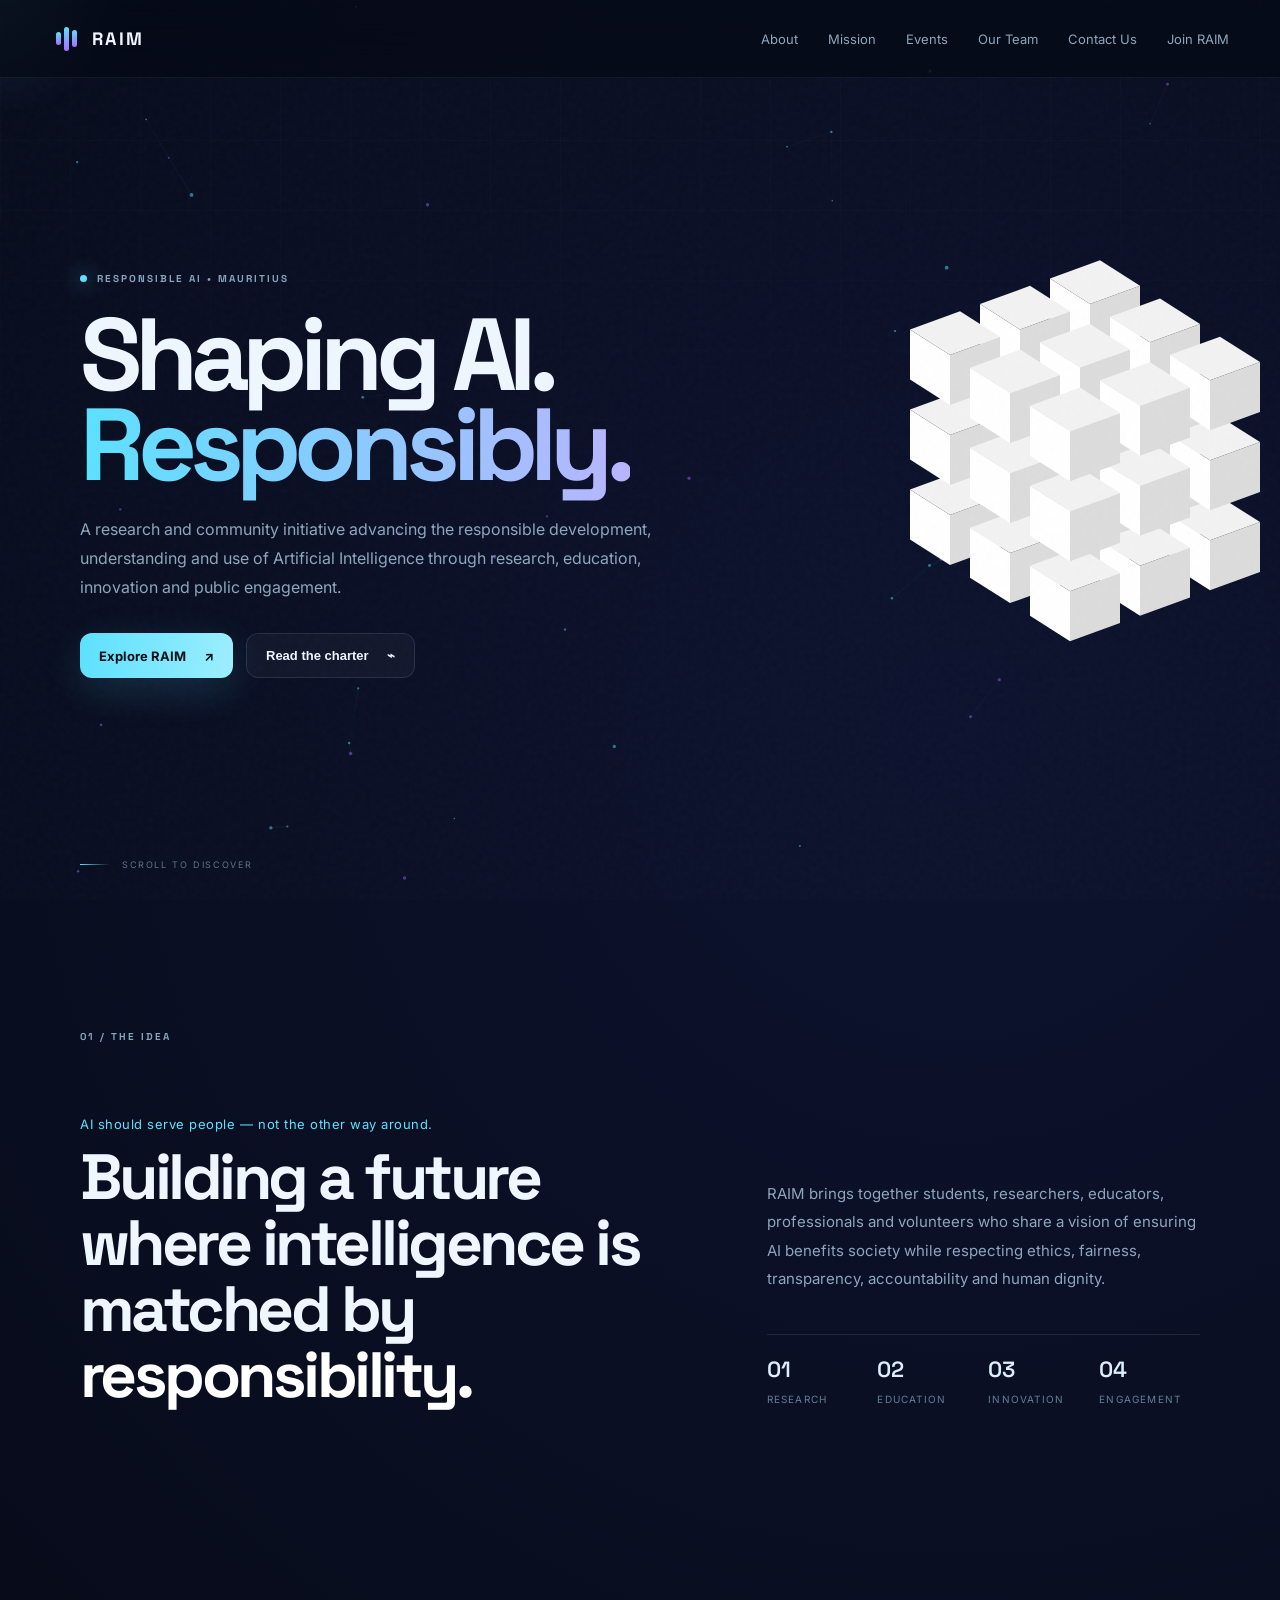
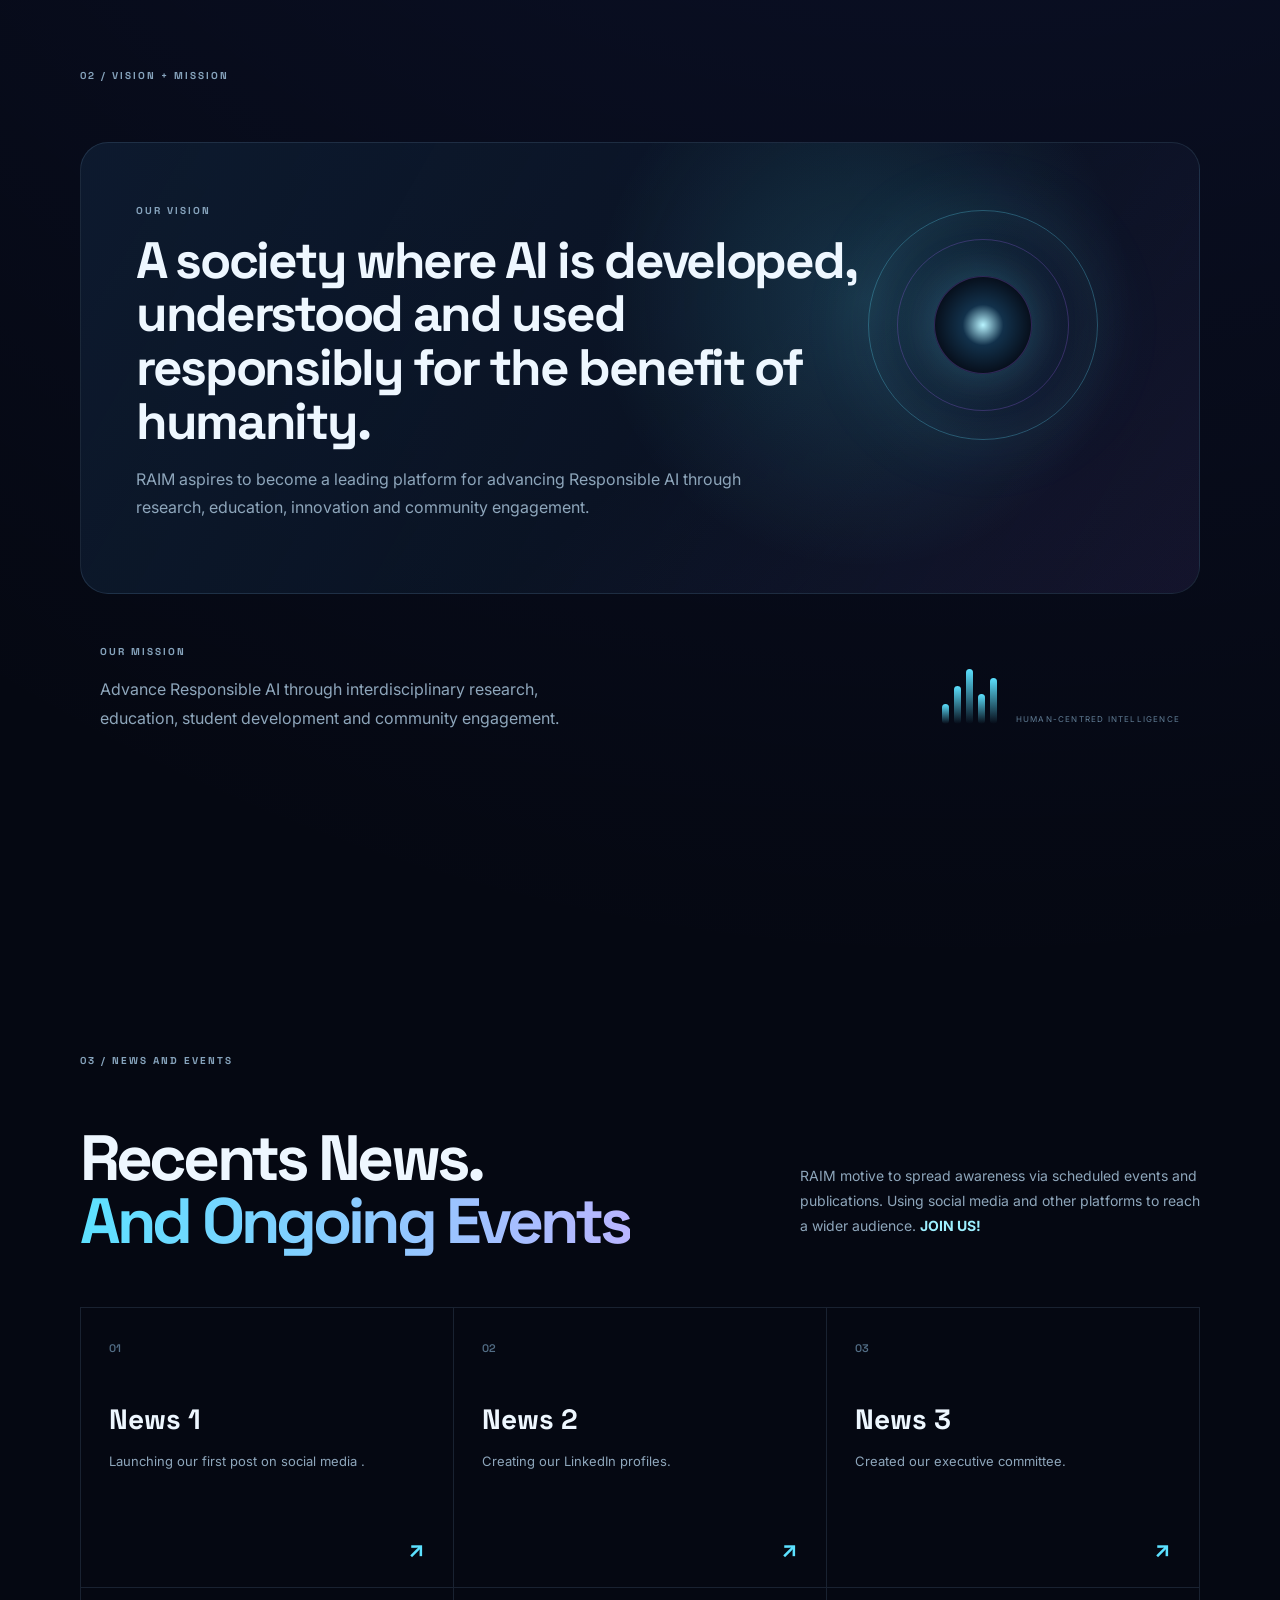
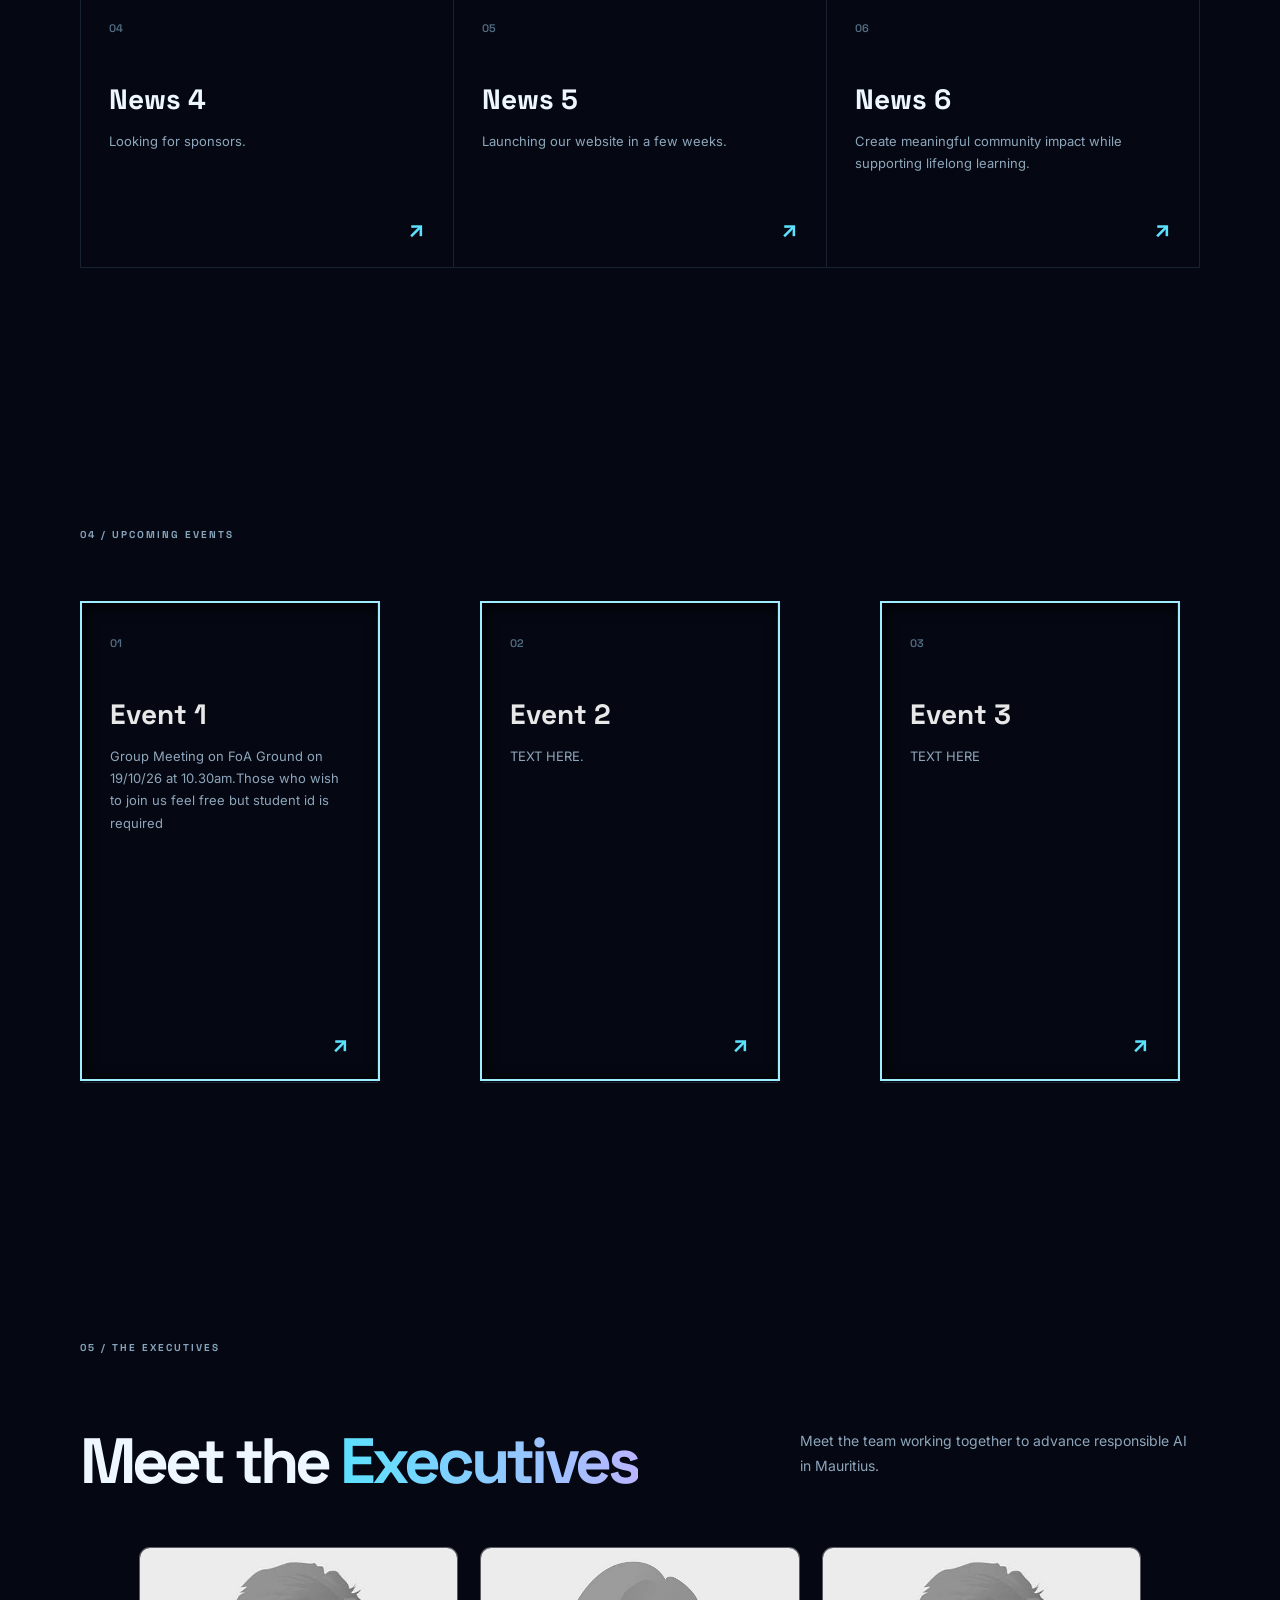
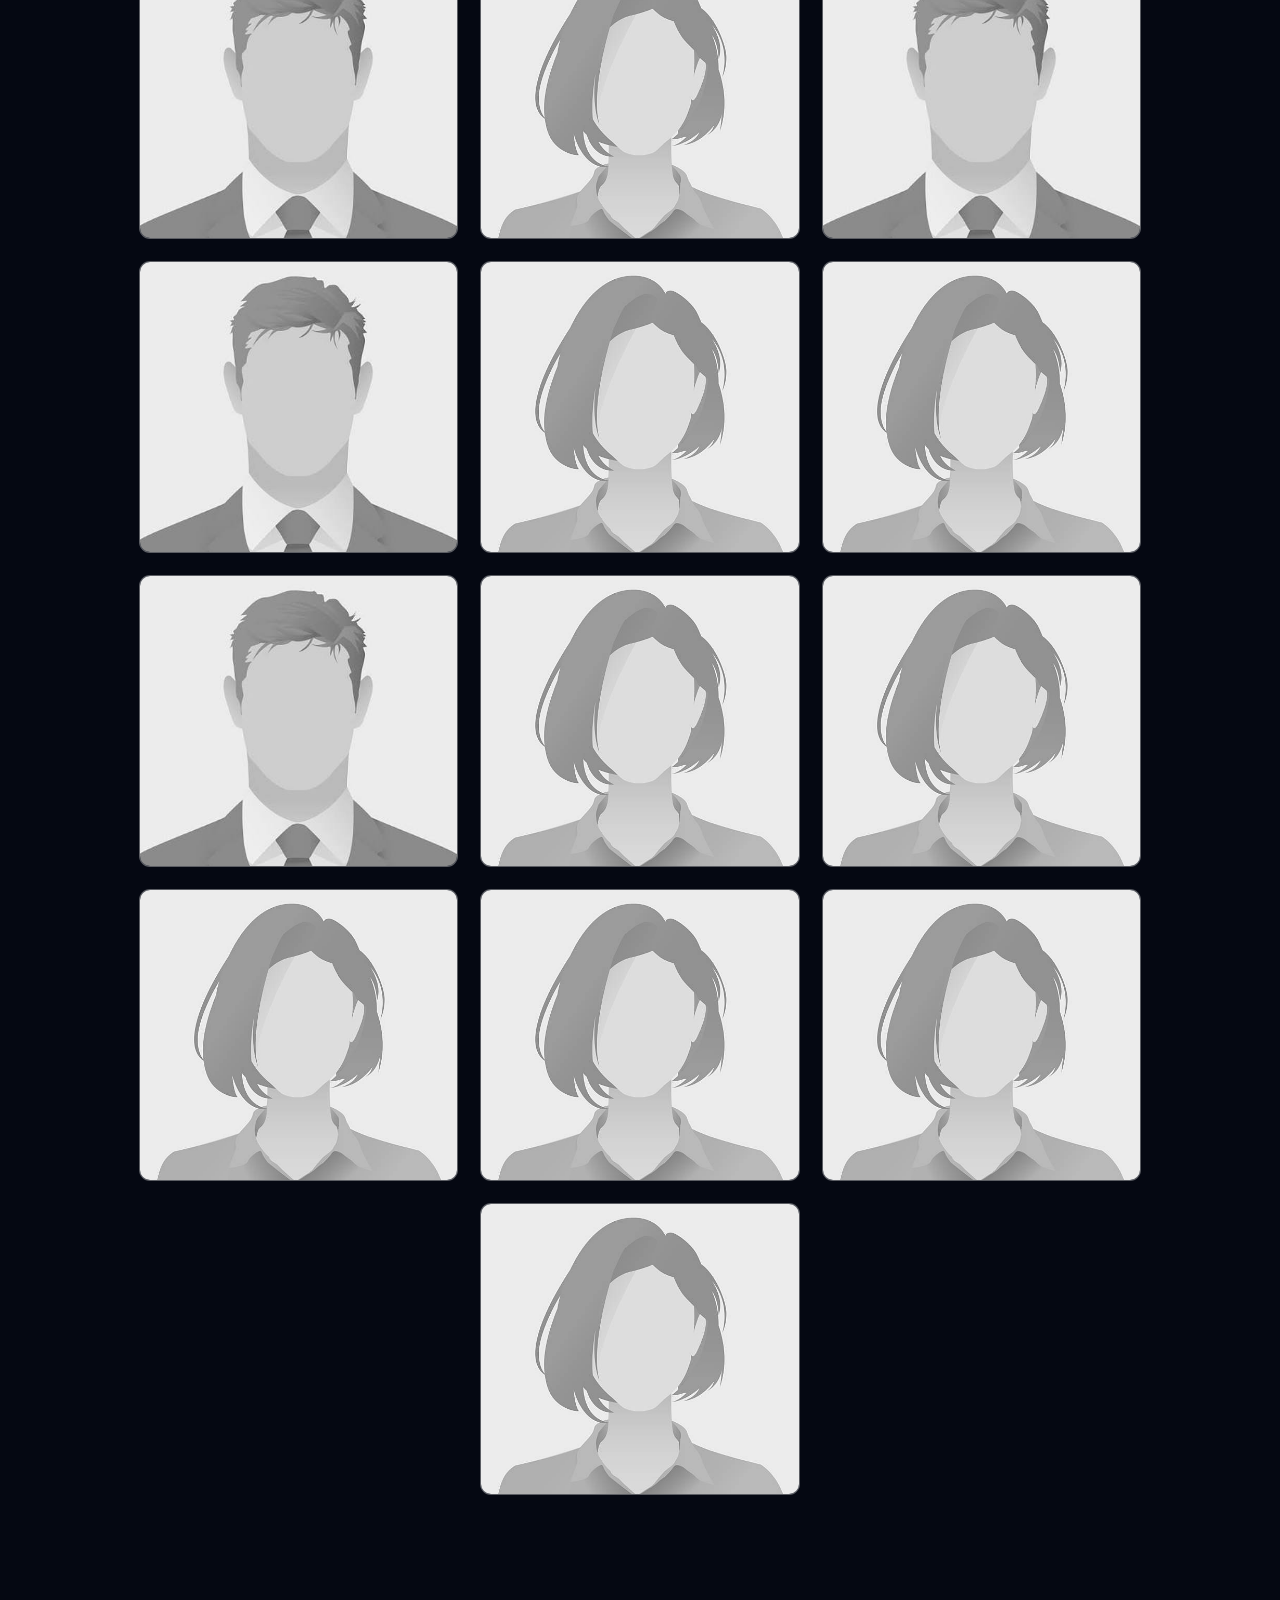
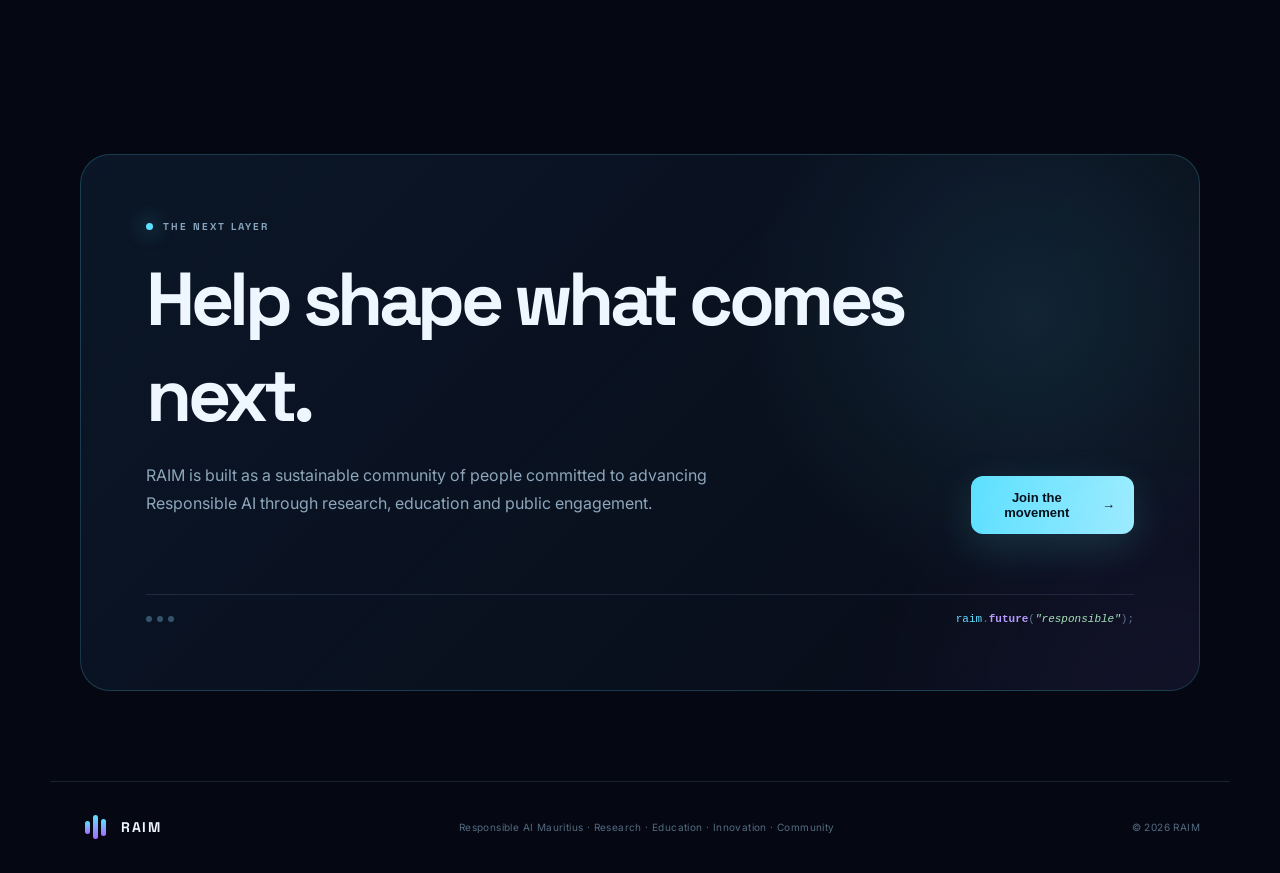
<file: index.html>
<!DOCTYPE html>
<html lang="en">
<head>
  <meta charset="UTF-8" />
  <meta name="viewport" content="width=device-width, initial-scale=1.0" />
  <meta name="description" content="Responsible AI Mauritius — research, education, innovation and community engagement for responsible AI." />
  <title>RAIM — Responsible AI Mauritius</title>
  <link rel="preconnect" href="https://fonts.googleapis.com">
  <link rel="preconnect" href="https://fonts.gstatic.com" crossorigin>
  <link href="https://fonts.googleapis.com/css2?family=Inter:wght@400;500;600;700;800&family=Space+Grotesk:wght@500;600;700&display=swap" rel="stylesheet">
  <link rel="stylesheet" href="style.css" />
</head>
<body>
  <div class="cursor-glow" aria-hidden="true"></div>
  <div class="noise" aria-hidden="true"></div>

  <header class="nav">
    <a class="brand" href="#home" aria-label="RAIM home">
      <span class="brand-mark"><span></span><span></span><span></span></span>
      <span>RAIM</span>
    </a>
    <button class="menu-btn" aria-label="Open menu"><span></span><span></span></button>
    <nav>
      <a href="#about">About</a>
      <a href="#mission">Mission</a>
      <a href="#pillars">Events</a>
      <a href="#community">Our Team</a>
      <a href="contact.html">Contact Us</a>
      <a href="#join">Join RAIM</a>
    </nav>
  </header>

  <main>
    <section class="hero" id="home">
      <canvas id="aiCanvas"></canvas>
      <div class="hero-content reveal">
        <div class="eyebrow"><i></i> RESPONSIBLE AI • MAURITIUS</div>
        <h1>Shaping AI.<br><span>Responsibly.</span></h1>
        <p class="hero-copy">
          A research and community initiative advancing the responsible development,
          understanding and use of Artificial Intelligence through research, education,
          innovation and public engagement.
        </p>
        <div class="hero-actions">
          <a class="btn btn-primary magnetic" href="#about">Explore RAIM <span>↗</span></a>
          <button class="btn btn-ghost" id="charterBtn">Read the charter <span>⌁</span></button>
        </div>
      </div>

<!-- Rubik's Cube --> 
<div class="container">
  <div class="cube">
    <div style="--x:-1; --y:0;">
      <span style="--i:3;"></span>
      <span style="--i:2;"></span>
      <span style="--i:1;"></span>
    </div>
    <div style="--x:0; --y:0;">
      <span style="--i:3;"></span>
      <span style="--i:2;"></span>
      <span style="--i:1;"></span>
    </div>
    <div style="--x:1; --y:0;">
      <span style="--i:3;"></span>
      <span style="--i:2;"></span>
      <span style="--i:1;"></span>
    </div>
  </div>
  <div class="cube">
    <div style="--x:-1; --y:0;">
      <span style="--i:3;"></span>
      <span style="--i:2;"></span>
      <span style="--i:1;"></span>
    </div>
    <div style="--x:0; --y:0;">
      <span style="--i:3;"></span>
      <span style="--i:2;"></span>
      <span style="--i:1;"></span>
    </div>
    <div style="--x:1; --y:0;">
      <span style="--i:3;"></span>
      <span style="--i:2;"></span>
      <span style="--i:1;"></span>
    </div>
  </div>
  <div class="cube">
    <div style="--x:-1; --y:0;">
      <span style="--i:3;"></span>
      <span style="--i:2;"></span>
      <span style="--i:1;"></span>
    </div>
    <div style="--x:0; --y:0;">
      <span style="--i:3;"></span>
      <span style="--i:2;"></span>
      <span style="--i:1;"></span>
    </div>
    <div style="--x:1; --y:0;">
      <span style="--i:3;"></span>
      <span style="--i:2;"></span>
      <span style="--i:1;"></span>
    </div>
  </div>
</div>



      <div class="scroll-cue"><span></span> SCROLL TO DISCOVER</div>
    </section>

    <section class="intro section" id="about">
      <div class="section-label">01 / THE IDEA</div>
      <div class="intro-grid">
        <div class="reveal">
          <p class="kicker">AI should serve people — not the other way around.</p>
          <h2>Building a future where intelligence is matched by <em>responsibility.</em></h2>
        </div>
        <div class="intro-text reveal">
          <p>
            RAIM brings together students, researchers, educators, professionals and
            volunteers who share a vision of ensuring AI benefits society while respecting
            ethics, fairness, transparency, accountability and human dignity.
          </p>
          <div class="stat-row">
            <div><strong>01</strong><span>Research</span></div>
            <div><strong>02</strong><span>Education</span></div>
            <div><strong>03</strong><span>Innovation</span></div>
            <div><strong>04</strong><span>Engagement</span></div>
          </div>
        </div>
      </div>
    </section>

    <section class="mission section" id="mission">
      <div class="section-label">02 / VISION + MISSION</div>
      <div class="mission-card reveal">
        <div class="mission-orb"></div>
        <div class="mission-copy">
          <span class="mini-label">OUR VISION</span>
          <h2>A society where AI is developed, understood and used responsibly for the benefit of humanity.</h2>
          <p>RAIM aspires to become a leading platform for advancing Responsible AI through research, education, innovation and community engagement.</p>
        </div>
      </div>
      <div class="mission-bottom reveal">
        <div>
          <span class="mini-label">OUR MISSION</span>
          <p>Advance Responsible AI through interdisciplinary research, education, student development and community engagement.</p>
        </div>
        <div class="signal">
          <span></span><span></span><span></span><span></span><span></span>
          <small>HUMAN-CENTRED INTELLIGENCE</small>
        </div>
      </div>
    </section>

    <section class="pillars section" id="pillars">
      <div class="section-label">03 / NEWS AND EVENTS</div>
      <div class="section-head reveal">
        <h2>Recents News.<br><span>And Ongoing Events</span></h2>
        <p>RAIM motive to spread awareness via scheduled events and publications. Using social media and other platforms to reach a wider audience. <strong style = "color:#9defff;">JOIN US!</strong></p>
      </div>
      <div class="pillar-grid">
        <article class="pillar reveal"><span>01</span><h3>News 1</h3><p>Launching our first post on social media .</p><b>↗</b></article>
        <article class="pillar reveal"><span>02</span><h3>News 2</h3><p>Creating our LinkedIn profiles.</p><b>↗</b></article>
        <article class="pillar reveal"><span>03</span><h3>News 3</h3><p>Created our executive committee.</p><b>↗</b></article>
        <article class="pillar reveal"><span>04</span><h3>News 4</h3><p>Looking for sponsors.</p><b>↗</b></article>
        <article class="pillar reveal"><span>05</span><h3>News 5</h3><p>Launching our website in a few weeks.</p><b>↗</b></article>
        <article class="pillar reveal"><span>06</span><h3>News 6</h3><p>Create meaningful community impact while supporting lifelong learning.</p><b>↗</b></article>
      </div>
    </section>


    <section class="values section">
      <div class="section-label">04 / UPCOMING EVENTS</div>
      <!-- From Uiverse.io by Yaseen549 --> 
      <div class="events-row">
          <div
           class="cardI">
           <article class="Event"><span>01</span><h3>Event 1</h3><p>Group Meeting on FoA Ground on 19/10/26 at 10.30am.Those who wish to join us feel free but student id is required</p><b>↗</b></article>
         </div>
         <div
           class="cardII">
           <article class="Event"><span>02</span><h3>Event 2</h3><p>TEXT HERE.</p><b>↗</b></article>
         </div>
         <div
           class="cardIII">
           <article class="Event"><span>03</span><h3>Event 3</h3><p>TEXT HERE</p><b>↗</b></article>
         </div>
      </div>
    </section>

    <section class="ecosystem section" id="community">
      <div class="section-label">05 / THE EXECUTIVES</div>
      <div class="section-head reveal">
        <h2>Meet the <span>Executives</span></h2>
        <p>Meet the team working together to advance responsible AI in Mauritius.</p>
      </div>

      <div class="executives-grid" aria-label="RAIM executive committee">
        <article class="executive-card card1" tabindex="0">
          <img src="Photos/president.jpg" alt="Wayne Meetoo" loading="lazy">
          <div class="executive-card__content card1__content">
            <p class="executive-card__title card1__title">Wayne Meetoo</p>
            <p class="executive-card__description card1__description">President</p>
          </div>
        </article>

        <article class="executive-card card2" tabindex="0">
          <img src="Photos/vice-president.jpg" alt="Sasha Boojhowon" loading="lazy">
          <div class="executive-card__content card2__content">
            <p class="executive-card__title card2__title">Sasha Boojhowon</p>
            <p class="executive-card__description card2__description">Vice President</p>
          </div>
        </article>

        <article class="executive-card card3" tabindex="0">
          <img src="Photos/Secretary.jpg" alt="Zaheer Dhoorundur" loading="lazy">
          <div class="executive-card__content card3__content">
            <p class="executive-card__title card3__title">Zaheer Dhoorundur</p>
            <p class="executive-card__description card3__description">Secretary</p>
          </div>
        </article>

        <article class="executive-card card4" tabindex="0">
          <img src="Photos/vice-secretary.jpg" alt="Dylan Sambiah" loading="lazy">
          <div class="executive-card__content card4__content">
            <p class="executive-card__title card4__title">Dylan Sambiah</p>
            <p class="executive-card__description card4__description">Vice Secretary</p>
          </div>
        </article>

        <article class="executive-card card5" tabindex="0">
          <img src="Photos/treasurer.jpg" alt="Sonia Doorgah" loading="lazy">
          <div class="executive-card__content card5__content">
            <p class="executive-card__title card5__title">Sonia Doorgah</p>
            <p class="executive-card__description card5__description">Treasurer</p>
          </div>
        </article>

        <article class="executive-card card6" tabindex="0">
          <img src="Photos/vice-treasurer.jpg" alt="Iteesha Ghoorah" loading="lazy">
          <div class="executive-card__content card6__content">
            <p class="executive-card__title card6__title">Iteesha Ghoorah</p>
            <p class="executive-card__description card6__description">Vice Treasurer</p>
          </div>
        </article>

        <article class="executive-card card7" tabindex="0">
          <img src="Photos/director-of-research.jpg" alt="Director of Research" loading="lazy">
          <div class="executive-card__content card7__content">
            <p class="executive-card__title card7__title">TBD</p>
            <p class="executive-card__description card7__description">Director of Research</p>
          </div>
        </article>

        <article class="executive-card card8" tabindex="0">
          <img src="Photos/vice-director-of-research.jpg" alt="Vice Director of Research" loading="lazy">
          <div class="executive-card__content card8__content">
            <p class="executive-card__title card8__title">TBD</p>
            <p class="executive-card__description card8__description">Vice Director of Research</p>
          </div>
        </article>

        <article class="executive-card card9" tabindex="0">
          <img src="Photos/director-of-edu&community.jpg" alt="Khileshwari Maudhoo" loading="lazy">
          <div class="executive-card__content card9__content">
            <p class="executive-card__title card9__title">Khileshwari Maudhoo</p>
            <p class="executive-card__description card9__description">Director of Education &amp; Community Engagement</p>
          </div>
        </article>

        <article class="executive-card card10" tabindex="0">
          <img src="Photos/vice-director-of-edu&community.jpg" alt="Marie Gwanaëlle Kimberley César" loading="lazy">
          <div class="executive-card__content card10__content">
            <p class="executive-card__title card10__title">Marie Gwanaëlle Kimberley César</p>
            <p class="executive-card__description card10__description">Vice Director of Education &amp; Community Engagement</p>
          </div>
        </article>

        <article class="executive-card card11" tabindex="0">
          <img src="Photos/director-of-communication.jpg" alt="Yusraa Domun" loading="lazy">
          <div class="executive-card__content card11__content">
            <p class="executive-card__title card11__title">Yusraa Domun</p>
            <p class="executive-card__description card11__description">Director of Communication</p>
          </div>
        </article>

        <article class="executive-card card12" tabindex="0">
          <img src="Photos/vice-director-of-communication.jpg" alt="Veeksha Dosooye" loading="lazy">
          <div class="executive-card__content card12__content">
            <p class="executive-card__title card12__title">Veeksha Dosooye</p>
            <p class="executive-card__description card12__description">Vice Director of Communication</p>
          </div>
        </article>

        <article class="executive-card card13" tabindex="0">
          <img src="Photos/founder-of-RAIM.jpg" alt="Baby Gobin" loading="lazy">
          <div class="executive-card__content card13__content">
            <p class="executive-card__title card13__title">Baby Gobin</p>
            <p class="executive-card__description card13__description">Founder of RAIM</p>
          </div>
        </article>
      </div>
    </section>

    <section class="join section" id="join">
      <div class="join-card reveal">
        <div class="join-grid">
          <div>
            <div class="eyebrow"><i></i> THE NEXT LAYER</div>
            <h2>Help shape what comes next.</h2>
            <p>RAIM is built as a sustainable community of people committed to advancing Responsible AI through research, education and public engagement.</p>
          </div>
          <button class="btn btn-primary magnetic" id="joinBtn">Join the movement <span>→</span></button>
        </div>
        <div class="terminal">
          <span class="dot"></span><span class="dot"></span><span class="dot"></span>
          <code><span>raim</span>.<b>future</b>(<i>"responsible"</i>);</code>
        </div>
      </div>
    </section>
  </main>

  <footer>
    <div class="brand"><span class="brand-mark"><span></span><span></span><span></span></span><span>RAIM</span></div>
    <p>Responsible AI Mauritius · Research · Education · Innovation · Community</p>
    <span>© <span id="year"></span> RAIM</span>
  </footer>

  <div class="modal" id="modal" aria-hidden="true">
    <div class="modal-backdrop"></div>
    <div class="modal-panel">
      <button class="modal-close" id="closeModal" aria-label="Close">×</button>
      <span class="mini-label">RAIM / FOUNDING CHARTER</span>
      <h2>The future of AI must be shaped through knowledge, responsibility, collaboration and service to society.</h2>
      <p>RAIM is an independent, interdisciplinary research and community initiative. During its founding phase, it operates as an independent research group and community initiative.</p>
      <div class="modal-list">
        <span>Research</span><span>Education</span><span>Innovation</span><span>Public engagement</span>
      </div>
      <a class="btn btn-primary" href="#join" id="modalJoin">Continue →</a>
    </div>
  </div>

  <div class="toast" id="toast"><span>●</span> Connection request prepared. Welcome to RAIM.</div>
  <script src="script.js"></script>
</body>
</html>
</file>
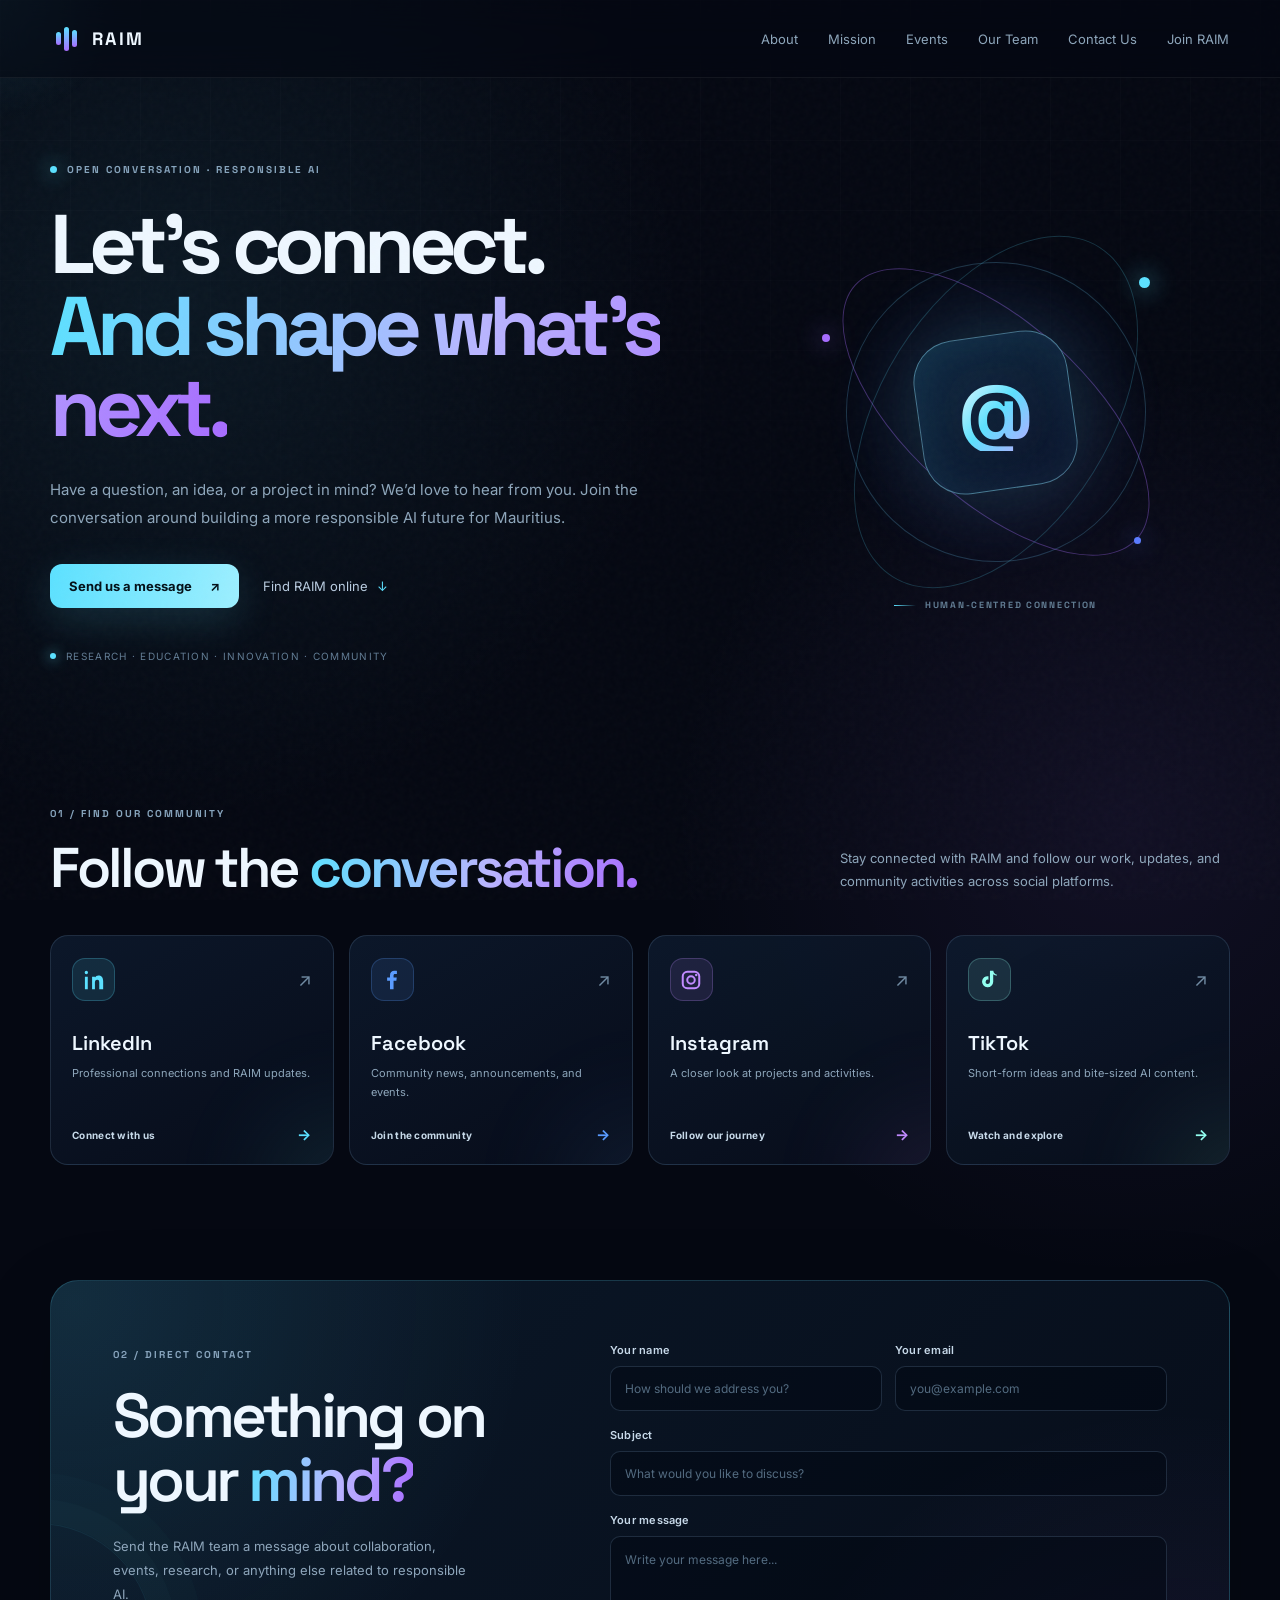
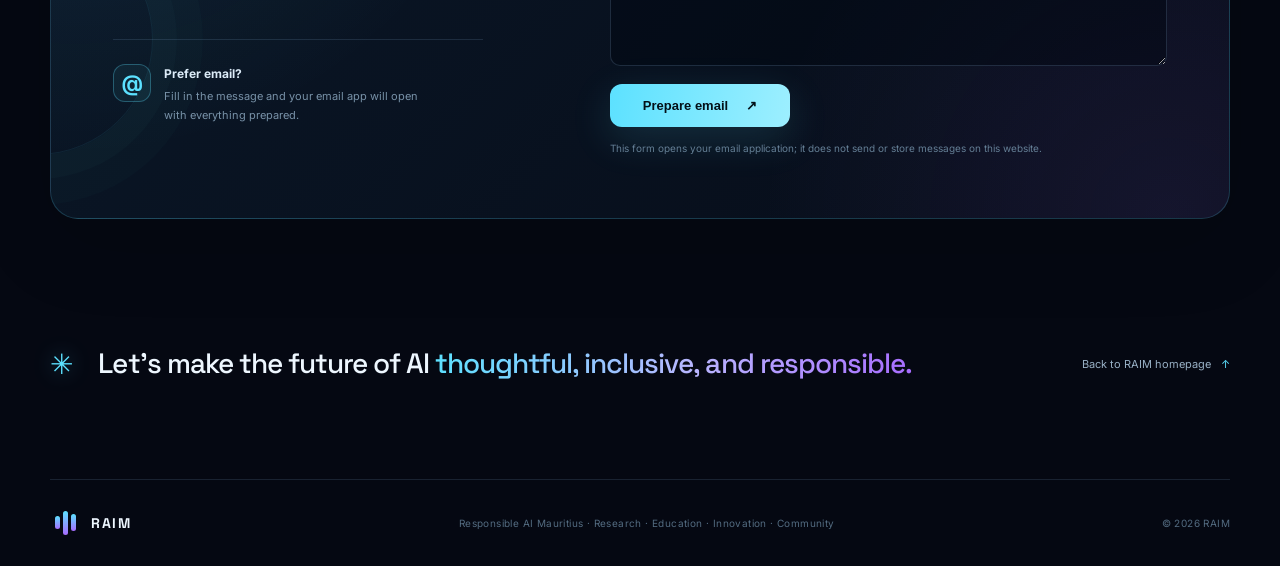
<file: contact.html>
<!DOCTYPE html>
<html lang="en">
<head>
  <meta charset="UTF-8" />
  <meta name="viewport" content="width=device-width, initial-scale=1.0" />
  <meta name="description" content="Get in touch with Responsible AI Mauritius. Connect with our community or send the team a message." />
  <meta name="theme-color" content="#050812" />
  <title>Contact Us — RAIM | Responsible AI Mauritius</title>
  <link rel="preconnect" href="https://fonts.googleapis.com" />
  <link rel="preconnect" href="https://fonts.gstatic.com" crossorigin />
  <link href="https://fonts.googleapis.com/css2?family=Inter:wght@400;500;600;700;800&family=Space+Grotesk:wght@500;600;700&display=swap" rel="stylesheet" />
  <link rel="stylesheet" href="style.css" />
  <link rel="stylesheet" href="contact.css" />
</head>
<body class="contact-body">
  <div class="cursor-glow" aria-hidden="true"></div>
  <div class="noise" aria-hidden="true"></div>

  <header class="nav">
    <a class="brand" href="index.html#home" aria-label="RAIM home">
      <span class="brand-mark"><span></span><span></span><span></span></span>
      <span>RAIM</span>
    </a>
    <button class="menu-btn" type="button" aria-label="Open menu" aria-expanded="false" aria-controls="contact-navigation"><span></span><span></span></button>
    <nav id="contact-navigation" aria-label="Main navigation">
      <a href="index.html#about">About</a>
      <a href="index.html#mission">Mission</a>
      <a href="index.html#pillars">Events</a>
      <a href="index.html#community">Our Team</a>
      <a href="contact.html" aria-current="page">Contact Us</a>
      <a href="index.html#join">Join RAIM</a>
    </nav>
  </header>

  <main class="contact-main">
    <section class="contact-hero" aria-labelledby="contact-title">
      <div class="contact-hero-copy">
        <div class="eyebrow"><i></i> OPEN CONVERSATION · RESPONSIBLE AI</div>
        <h1 id="contact-title">Let’s connect.<br /><span>And shape what’s next.</span></h1>
        <p class="contact-lead">Have a question, an idea, or a project in mind? We’d love to hear from you. Join the conversation around building a more responsible AI future for Mauritius.</p>
        <div class="contact-hero-actions">
          <a class="btn btn-primary" href="#email-form">Send us a message <span aria-hidden="true">↗</span></a>
          <a class="contact-text-link" href="#socials">Find RAIM online <span aria-hidden="true">↓</span></a>
        </div>
        <div class="contact-note"><span class="contact-note-dot"></span> Research · Education · Innovation · Community</div>
      </div>

      <div class="contact-visual" aria-hidden="true">
        <div class="visual-orbit orbit-one"></div>
        <div class="visual-orbit orbit-two"></div>
        <div class="visual-orbit orbit-three"></div>
        <div class="visual-core"><span>@</span></div>
        <span class="visual-node node-cyan"></span>
        <span class="visual-node node-violet"></span>
        <span class="visual-node node-blue"></span>
        <div class="visual-caption"><span></span> HUMAN-CENTRED CONNECTION</div>
      </div>
    </section>

    <section class="social-section" id="socials" aria-labelledby="social-title">
      <div class="contact-section-heading">
        <div>
          <div class="section-label">01 / FIND OUR COMMUNITY</div>
          <h2 id="social-title">Follow the <span>conversation.</span></h2>
        </div>
        <p>Stay connected with RAIM and follow our work, updates, and community activities across social platforms.</p>
      </div>

      <!-- Replace each platform homepage URL below with RAIM's official profile URL before publishing. -->
      <div class="social-grid">
        <a class="social-card social-linkedin" href="https://www.linkedin.com/" target="_blank" rel="noopener noreferrer" aria-label="RAIM on LinkedIn (replace with official profile URL)">
          <span class="social-topline"><span class="social-icon" aria-hidden="true"><svg viewBox="0 0 24 24"><path d="M5.2 8.4H2.1V22h3.1V8.4ZM3.65 2A1.82 1.82 0 1 0 3.65 5.64 1.82 1.82 0 0 0 3.65 2ZM22 13.2c0-4.1-2.2-6-5.1-6a4.4 4.4 0 0 0-3.9 2.1V8.4H9.9V22H13v-6.7c0-1.8.34-3.5 2.55-3.5 2.17 0 2.2 2 2.2 3.62V22H22v-8.8Z"/></svg></span><span class="social-arrow" aria-hidden="true">↗</span></span>
          <span class="social-name">LinkedIn</span>
          <span class="social-description">Professional connections and RAIM updates.</span>
          <span class="social-cta">Connect with us <span aria-hidden="true">→</span></span>
        </a>

        <a class="social-card social-facebook" href="https://www.facebook.com/" target="_blank" rel="noopener noreferrer" aria-label="RAIM on Facebook (replace with official profile URL)">
          <span class="social-topline"><span class="social-icon" aria-hidden="true"><svg viewBox="0 0 24 24"><path d="M13.7 22v-9.1h3.05l.46-3.55H13.7V7.08c0-1.03.29-1.73 1.77-1.73h1.89V2.18c-.33-.04-1.48-.14-2.82-.14-2.79 0-4.7 1.7-4.7 4.82v2.49H6.68v3.55h3.16V22h3.86Z"/></svg></span><span class="social-arrow" aria-hidden="true">↗</span></span>
          <span class="social-name">Facebook</span>
          <span class="social-description">Community news, announcements, and events.</span>
          <span class="social-cta">Join the community <span aria-hidden="true">→</span></span>
        </a>

        <a class="social-card social-instagram" href="https://www.instagram.com/" target="_blank" rel="noopener noreferrer" aria-label="RAIM on Instagram (replace with official profile URL)">
          <span class="social-topline"><span class="social-icon" aria-hidden="true"><svg viewBox="0 0 24 24" fill="none"><rect x="3" y="3" width="18" height="18" rx="5" stroke="currentColor" stroke-width="2.2"/><circle cx="12" cy="12" r="4.1" stroke="currentColor" stroke-width="2.2"/><circle cx="17.7" cy="6.6" r="1.3" fill="currentColor"/></svg></span><span class="social-arrow" aria-hidden="true">↗</span></span>
          <span class="social-name">Instagram</span>
          <span class="social-description">A closer look at projects and activities.</span>
          <span class="social-cta">Follow our journey <span aria-hidden="true">→</span></span>
        </a>

        <a class="social-card social-tiktok" href="https://www.tiktok.com/" target="_blank" rel="noopener noreferrer" aria-label="RAIM on TikTok (replace with official profile URL)">
          <span class="social-topline"><span class="social-icon" aria-hidden="true"><svg viewBox="0 0 24 24"><path d="M19.6 7.1a6.6 6.6 0 0 1-4.1-1.4v8.2a6.1 6.1 0 1 1-5.2-6.05v3.9a2.35 2.35 0 1 0 1.65 2.25V2h3.65c.25 2.12 1.7 3.87 4 4.35v.75Z"/></svg></span><span class="social-arrow" aria-hidden="true">↗</span></span>
          <span class="social-name">TikTok</span>
          <span class="social-description">Short-form ideas and bite-sized AI content.</span>
          <span class="social-cta">Watch and explore <span aria-hidden="true">→</span></span>
        </a>
      </div>
    </section>

    <section class="email-section" id="email-form" aria-labelledby="email-title">
      <div class="email-panel">
        <div class="email-panel-copy">
          <div class="section-label">02 / DIRECT CONTACT</div>
          <h2 id="email-title">Something on<br />your <span>mind?</span></h2>
          <p>Send the RAIM team a message about collaboration, events, research, or anything else related to responsible AI.</p>
          <div class="email-direct-line"><span class="email-direct-icon" aria-hidden="true">@</span><span><strong>Prefer email?</strong><small>Fill in the message and your email app will open with everything prepared.</small></span></div>
        </div>

        <form class="contact-form" id="raim-contact-form">
          <div class="form-field-row">
            <label class="form-field">Your name<input type="text" name="name" autocomplete="name" placeholder="How should we address you?" required /></label>
            <label class="form-field">Your email<input type="email" name="replyEmail" autocomplete="email" placeholder="you@example.com" required /></label>
          </div>
          <label class="form-field">Subject<input type="text" name="subject" placeholder="What would you like to discuss?" required /></label>
          <label class="form-field">Your message<textarea name="message" rows="5" placeholder="Write your message here..." required></textarea></label>
          <button class="btn btn-primary contact-submit" type="submit">Prepare email <span aria-hidden="true">↗</span></button>
          <p class="form-disclaimer">This form opens your email application; it does not send or store messages on this website.</p>
          <p class="form-status" id="form-status" role="status" aria-live="polite"></p>
        </form>
      </div>
    </section>

    <section class="contact-closing" aria-label="RAIM message">
      <span class="closing-mark" aria-hidden="true">✳</span>
      <p>Let’s make the future of AI <span>thoughtful, inclusive, and responsible.</span></p>
      <a href="index.html#home">Back to RAIM homepage <span aria-hidden="true">↑</span></a>
    </section>
  </main>

  <footer class="contact-footer">
    <div class="brand"><span class="brand-mark"><span></span><span></span><span></span></span><span>RAIM</span></div>
    <p>Responsible AI Mauritius · Research · Education · Innovation · Community</p>
    <span>© <span id="year"></span> RAIM</span>
  </footer>

  <script>
    // IMPORTANT: Replace this placeholder with RAIM's real contact email before publishing.
    const RAIM_CONTACT_EMAIL = "YOUR_EMAIL_ADDRESS@EXAMPLE.COM";

    const contactForm = document.getElementById("raim-contact-form");
    const formStatus = document.getElementById("form-status");
    contactForm.addEventListener("submit", (event) => {
      event.preventDefault();

      if (RAIM_CONTACT_EMAIL.includes("YOUR_EMAIL_ADDRESS")) {
        formStatus.textContent = "Before publishing, replace YOUR_EMAIL_ADDRESS@EXAMPLE.COM in contact.html with RAIM’s official email address.";
        formStatus.classList.add("is-visible");
        return;
      }

      const data = new FormData(contactForm);
      const name = String(data.get("name") || "").trim();
      const replyEmail = String(data.get("replyEmail") || "").trim();
      const subject = String(data.get("subject") || "Contact from RAIM website").trim();
      const message = String(data.get("message") || "").trim();
      const body = `Name: ${name}\nReply email: ${replyEmail}\n\nMessage:\n${message}`;
      const mailto = `mailto:${RAIM_CONTACT_EMAIL}?subject=${encodeURIComponent(subject)}&body=${encodeURIComponent(body)}`;
      window.location.href = mailto;
      formStatus.textContent = "Your email app should open with your message ready to send.";
      formStatus.classList.add("is-visible");
    });

    const menuButton = document.querySelector(".menu-btn");
    const navigation = document.getElementById("contact-navigation");
    menuButton.addEventListener("click", () => {
      const isOpen = navigation.classList.toggle("is-open");
      menuButton.setAttribute("aria-expanded", String(isOpen));
      menuButton.setAttribute("aria-label", isOpen ? "Close menu" : "Open menu");
    });
    navigation.querySelectorAll("a").forEach((link) => {
      link.addEventListener("click", () => {
        navigation.classList.remove("is-open");
        menuButton.setAttribute("aria-expanded", "false");
        menuButton.setAttribute("aria-label", "Open menu");
      });
    });
    document.getElementById("year").textContent = new Date().getFullYear();

    const glow = document.querySelector(".cursor-glow");
    if (glow && window.matchMedia("(pointer: fine)").matches) {
      window.addEventListener("pointermove", (event) => {
        glow.style.left = `${event.clientX}px`;
        glow.style.top = `${event.clientY}px`;
      }, { passive: true });
    }

    const revealTargets = document.querySelectorAll(".contact-hero-copy, .contact-visual, .social-card, .email-panel, .contact-closing");
    if ("IntersectionObserver" in window) {
      const revealObserver = new IntersectionObserver((entries, observer) => {
        entries.forEach((entry) => {
          if (entry.isIntersecting) {
            entry.target.classList.add("contact-visible");
            observer.unobserve(entry.target);
          }
        });
      }, { threshold: 0.12 });
      revealTargets.forEach((target) => {
        target.classList.add("contact-reveal");
        revealObserver.observe(target);
      });
    }
  </script>
</body>
</html>
</file>
<file: style.css>
:root{
  --bg:#050812;
  --bg2:#08101d;
  --panel:rgba(12,24,42,.62);
  --line:rgba(143,185,224,.15);
  --text:#eef7ff;
  --muted:#8ea6bb;
  --cyan:#5ce1ff;
  --blue:#5b7cff;
  --violet:#a76cff;
  --max:1180px;
}

*{
  box-sizing:border-box
}

html{
  scroll-behavior:smooth
}

body{
  margin:0;
  background:radial-gradient(circle at 75% 10%,rgba(70,100,255,.12),transparent 28%),var(--bg);
  color:var(--text);
  font-family:Inter,system-ui,sans-serif;
  overflow-x:hidden
}

body:before{
  content:"";
  position:fixed;
  inset:0;
  pointer-events:none;
  background:linear-gradient(rgba(255,255,255,.018) 1px,transparent 1px),linear-gradient(90deg,rgba(255,255,255,.018) 1px,transparent 1px);
  background-size:70px 70px;
  mask-image:linear-gradient(to bottom,#000,transparent 80%);
  z-index:-2
}

.noise{
  position:fixed;
  inset:0;
  opacity:.035;
  pointer-events:none;
  z-index:20;
  background-image:url("data:image/svg+xml,%3Csvg viewBox='0 0 180 180' xmlns='http://www.w3.org/2000/svg'%3E%3Cfilter id='n'%3E%3CfeTurbulence type='fractalNoise' baseFrequency='.9' numOctaves='4' stitchTiles='stitch'/%3E%3C/filter%3E%3Crect width='100%25' height='100%25' filter='url(%23n)' opacity='.7'/%3E%3C/svg%3E")
}

.cursor-glow{
  position:fixed;
  width:260px;
  height:260px;
  border-radius:50%;
  background:radial-gradient(circle,rgba(92,225,255,.1),transparent 65%);
  pointer-events:none;
  transform:translate(-50%,-50%);
  z-index:-1
}

.nav{
  height:78px;
  position:fixed;
  top:0;
  left:0;
  right:0;
  z-index:30;
  display:flex;
  align-items:center;
  justify-content:space-between;
  padding:0 4vw;
  background:rgba(5,8,18,.56);
  backdrop-filter:blur(18px);
  border-bottom:1px solid rgba(255,255,255,.06)
}

.brand{
  display:flex;
  align-items:center;
  gap:11px;
  color:var(--text);
  font:700 18px "Space Grotesk";
  letter-spacing:.12em;
  text-decoration:none
}

.brand-mark{
  width:30px;
  height:30px;
  display:flex;
  align-items:center;
  justify-content:center;
  gap:3px
}

.brand-mark span{
  display:block;
  width:5px;
  border-radius:10px;
  background:linear-gradient(var(--cyan),var(--violet));
  animation:bars 1.8s ease-in-out infinite
}

.brand-mark span:nth-child(1){
  height:13px
}

.brand-mark span:nth-child(2){
  height:24px;
  animation-delay:.15s
}

.brand-mark span:nth-child(3){
  height:17px;
  animation-delay:.3s
}

@keyframes bars{
  50%{transform:scaleY(.55);
    filter:brightness(1.5)}
  }

nav{
  display:flex;
  gap:30px
}

nav a{
  color:var(--muted);
  font-size:13px;
  text-decoration:none;
  transition:.3s
}

nav a:hover{
  color:var(--text);
  text-shadow:0 0 18px var(--cyan)
}

.menu-btn{
  display:none
}

.hero{
  min-height:100vh;
  position:relative;
  display:flex;
  align-items:center;
  max-width:var(--max);
  margin:auto;
  padding:130px 30px 80px
}

.hero-content{
  position:relative;
  z-index:2;
  width:58%
}

.eyebrow,.mini-label,.section-label{
  font:700 10px "Space Grotesk";
  letter-spacing:.2em;
  color:#87a4bd
}

.eyebrow{
  display:flex;
  gap:10px;
  align-items:center
}

.eyebrow i{
  width:7px;
  height:7px;
  border-radius:50%;
  background:var(--cyan);
  box-shadow:0 0 20px var(--cyan);
  animation:blink 1.5s infinite
}

@keyframes blink{
  50%{opacity:.3;transform:scale(.65)}
}

h1,h2,h3{
  font-family:"Space Grotesk";
  margin:0
}

h1{
  font-size:clamp(65px,8vw,118px);
  line-height:.88;
  letter-spacing:-.07em;
  margin:25px 0
}

h1 span,h2 span{
  background:linear-gradient(90deg,var(--cyan),#b9b5ff,var(--violet));
  -webkit-background-clip:text;
  color:transparent;
  background-size:200% 100%;
  animation:gradient 5s linear infinite
}

@keyframes gradient{
  to{background-position:200% 0}
}

.hero-copy{
  max-width:610px;
  color:var(--muted);
  font-size:16px;
  line-height:1.8
}

.hero-actions{
  display:flex;
  gap:13px;
  margin-top:32px
}

.btn{
  border:0;
  cursor:pointer;
  border-radius:12px;
  padding:14px 19px;
  font-weight:700;
  font-size:13px;
  display:inline-flex;
  align-items:center;
  gap:18px;
  text-decoration:none;
  transition:.35s
}

.btn-primary{
  color:#031018;
  background:linear-gradient(100deg,var(--cyan),#9defff);
  box-shadow:0 12px 40px rgba(92,225,255,.15)
}

.btn-primary:hover{
  transform:translateY(-4px);
  box-shadow:0 18px 55px rgba(92,225,255,.28)
}

.btn-ghost{
  color:var(--text);
  background:rgba(255,255,255,.035);
  border:1px solid var(--line)
}

.btn-ghost:hover{
  background:rgba(255,255,255,.08);
  transform:translateY(-3px)
}

#aiCanvas{
  position:absolute;
  inset:0;
  width:100%;
  height:100%;
  opacity:.8
}

/* Rubik's Cube*/ 
@keyframes animate {
  0% {
    filter: hue-rotate(0deg);
  }
  100% {
    filter: hue-rotate(360deg);
  }
}

.container {
  position: relative;
  top: -80px;
  transform: skewY(-20deg);
  animation: animate 5s linear infinite;
  .cube {
    position: relative;
    transform: translate(350px , 100px);
    z-index: 2;
    &:nth-child(2) {
      z-index: 1;
      translate: -60px -60px;
    }
    &:nth-child(3) {
      z-index: 3;
      translate: 60px 60px;
    }
    div {
      position: absolute;
      display: flex;
      flex-direction: column;
      gap: 30px;
      translate: calc(-70px * var(--x)) calc(-60px * var(--y));
      span {
        position: relative;
        display: inline-block;
        width: 50px;
        height: 50px;
        background: #dcdcdc;
        z-index: calc(1 * var(--i));
        transition: 1.5s;
        &:hover {
          transition: 0s;
          background: #ef4149;
          filter: drop-shadow(0 0 30px #ef4149);
          &:before,
          &:after {
            transition: 0s;
            background: #ef4149;
          }
        }
        &:before {
          content: "";
          position: absolute;
          left: -40px;
          width: 40px;
          height: 100%;
          background: #fff;
          transform-origin: right;
          transform: skewY(45deg);
          transition: 1.5s;
        }
        &:after {
          content: "";
          position: absolute;
          top: -40px;
          left: 0px;
          width: 100%;
          height: 40px;
          background: #f2f2f2;
          transform-origin: bottom;
          transform: skewX(45deg);
          transition: 1.5s;
        }
      }
    }
  }
}/* End */



.scroll-cue{
  position:absolute;
  bottom:30px;
  left:30px;
  color:#5f7488;
  font-size:9px;
  letter-spacing:.18em;
  display:flex;
  align-items:center;
  gap:12px
}

.scroll-cue span{
  width:30px;
  height:1px;
  background:linear-gradient(90deg,var(--cyan),transparent)
}

.section{
  max-width:var(--max);
  margin:auto;
  padding:130px 30px
}

.section-label{
  margin-bottom:60px
}

.intro-grid{
  display:grid;
  grid-template-columns:1.15fr .85fr;
  gap:100px
}

.kicker{
  color:var(--cyan);
  font-size:13px;
  letter-spacing:.04em
}

.intro h2{
  font-size:clamp(38px,5vw,67px);
  line-height:1.03;
  letter-spacing:-.055em
}

.intro h2 em{
  font-style:normal;
  color:#fff
}

.intro-text{
  align-self:end;
  color:var(--muted);
  line-height:1.9;
  font-size:15px
}

.stat-row{
  display:grid;
  grid-template-columns:repeat(4,1fr);
  border-top:1px solid var(--line);
  margin-top:40px;
  padding-top:20px;
  gap:10px
}

.stat-row div{
  display:flex;
  flex-direction:column;
  gap:7px
}

.stat-row strong{
  font:600 22px "Space Grotesk";
  color:#dceeff
}

.stat-row span{
  font-size:10px;
  color:#637e95;
  text-transform:uppercase;
  letter-spacing:.12em
}

.mission-card{
  min-height:430px;
  border:1px solid var(--line);
  border-radius:28px;
  background:linear-gradient(120deg,rgba(14,29,50,.85),rgba(9,16,30,.48));
  position:relative;
  overflow:hidden;
  display:flex;
  align-items:flex-end;
  padding:55px
}

.mission-card:before{
  content:"";
  position:absolute;
  inset:0;
  background:radial-gradient(circle at 70% 35%,rgba(92,225,255,.16),transparent 32%),linear-gradient(135deg,transparent 55%,rgba(167,108,255,.08))
}

.mission-orb{
  position:absolute;
  right:9%;
  top:15%;
  width:230px;
  height:230px;
  border-radius:50%;
  border:1px solid rgba(92,225,255,.3);
  box-shadow:0 0 80px rgba(92,225,255,.08),inset 0 0 50px rgba(92,225,255,.08)
}

.mission-orb:before,.mission-orb:after{
  content:"";
  position:absolute;
  inset:28px;
  border:1px solid rgba(167,108,255,.25);
  border-radius:50%
}

.mission-orb:after{
  inset:65px;
  background:radial-gradient(circle,#b8f4ff,#12314b 30%,#07101d 70%);
  box-shadow:0 0 45px rgba(92,225,255,.25)
}

.mission-copy{
  position:relative;
  z-index:2;
  max-width:720px
}

.mission-copy h2{
  font-size:clamp(32px,4vw,55px);
  line-height:1.05;
  letter-spacing:-.045em;
  margin:16px 0
}

.mission-copy p,.mission-bottom p{
  color:var(--muted);
  line-height:1.8;
  max-width:650px
}

.mission-bottom{
  display:grid;
  grid-template-columns:1fr 1fr;
  gap:80px;
  padding:45px 20px
}

.signal{
  align-self:center;
  display:flex;
  align-items:end;
  justify-content:flex-end;
  gap:5px;
  height:60px
}

.signal span{
  display:block;
  width:7px;
  background:linear-gradient(var(--cyan),transparent);
  border-radius:5px;
  animation:signal 1.3s ease-in-out infinite
}

.signal span:nth-child(1){
  height:20px
}


.signal span:nth-child(2){
  height:38px;
  animation-delay:.1s
}

.signal span:nth-child(3){
  height:55px;
  animation-delay:.2s
}

.signal span:nth-child(4){
  height:30px;
  animation-delay:.3s
}

.signal span:nth-child(5){
  height:46px;
  animation-delay:.4s
}

.signal small{
  font-size:8px;
  letter-spacing:.15em;
  color:#607c94;
  margin-left:14px
}

@keyframes signal{
  50%{height:10px;
    opacity:.45}
  }


.section-head{
  display:flex;
  align-items:end;
  justify-content:space-between;
  gap:50px;
  margin-bottom:55px
}

.section-head h2{
  font-size:clamp(43px,5vw,70px);
  line-height:.98;
  letter-spacing:-.06em
}

.section-head p{
  max-width:400px;
  color:var(--muted);
  line-height:1.8;
  font-size:14px
}

.pillar-grid{
  display:grid;
  grid-template-columns:repeat(3,1fr);
  border-top:1px solid var(--line);
  border-left:1px solid var(--line)
}

.pillar{
  min-height:280px;
  padding:28px;
  border-right:1px solid var(--line);
  border-bottom:1px solid var(--line);
  position:relative;
  overflow:hidden;
  transition:.45s
}

.pillar:before{
  content:"";
  position:absolute;
  width:180px;
  height:180px;
  right:-100px;
  bottom:-100px;
  border-radius:50%;
  background:var(--cyan);
  filter:blur(70px);
  opacity:0;
  transition:.45s
}

.pillar:hover{
  background:linear-gradient(145deg,rgba(19,42,65,.5),rgba(10,15,27,.4));
  transform:translateY(-5px)
}

.pillar:hover:before{
  opacity:.16
}

.pillar>span{
  color:#526d85;
  font:600 11px "Space Grotesk"
}

.pillar h3{
  font-size:28px;
  margin:45px 0 13px
}

.pillar p{
  color:var(--muted);
  line-height:1.7;
  font-size:13px;
  max-width:280px
}

.pillar b{
  position:absolute;
  right:28px;
  bottom:25px;
  color:var(--cyan);
  font-size:22px;
  transition:.3s
}

.pillar:hover b{
  transform:translate(4px,-4px)
}

.Event-grid{
  display:grid;
  grid-template-columns:repeat(3,1fr);
  border-top:1px solid var(--line);
  border-left:1px solid var(--line)
}

.Event{
  min-height:480px;
  padding:28px;
  border-right:1px solid var(--line);
  border-bottom:1px solid var(--line);
  position:relative;
  overflow:hidden;
  transition:.45s
}

.Event:before{
  content:"";
  position:absolute;
  width:180px;
  height:180px;
  right:-100px;
  bottom:-100px;
  border-radius:50%;
  background:var(--cyan);
  filter:blur(70px);
  opacity:0;
  transition:.45s
}

.Event:hover{
  background:linear-gradient(145deg,rgba(19,42,65,.5),rgba(10,15,27,.4));
  transform:translateY(-5px)
}

.Event:hover:before{
  opacity: 16;
}

.Event>span{
  color:#526d85;
  font:600 11px "Space Grotesk"
}

.Event h3{
  font-size:28px;
  margin:45px 0 13px
}

.Event p{
  color:var(--muted);
  line-height:1.7;
  font-size:13px;
  max-width:280px
}

.Event b{
  position:absolute;
  right:28px;
  bottom:25px;
  color:var(--cyan);
  font-size:22px;
  transition:.3s
}

.Event:hover b{
  transform:translate(4px,-4px)
}

/* From Uiverse.io by Yaseen549 */ 
.cardI {
  position:relative;
  width: 300px;
  height: 480px;
  background: transparent;
  border: 2px solid #9defff;
  box-shadow: 2px 2px 15px #000000 inset;
  color: #e8e8e8;
  


}
.cardI:hover {
  color: #9defff;
  box-shadow: 2px 2px 15px #9defff inset;
}

.cardII {
  position: absolute;
  width: 300px;
  height: 480px;
  transform: translate(400px, -480px);
  background: transparent;
  border: 2px solid #9defff;
  box-shadow: 2px 2px 15px #000000 inset;
  color: #e8e8e8;

}
.cardII:hover {
  color: #9defff;
  box-shadow: 2px 2px 15px #9defff inset;
}

.cardIII {
  position: absolute;
  width: 300px;
  height: 480px;
  transform: translate(800px, -480px);
  background: transparent;
  border: 2px solid #9defff;
  box-shadow: 2px 2px 15px #000000 inset;
  color: #e8e8e8;


}
.cardIII:hover {
  color: #9defff;
  box-shadow: 2px 2px 15px #9defff inset;
}
 
/* Executive committee cards */
.executives-grid {
  display: grid;
  grid-template-columns: repeat(3, minmax(0, 1fr));
  gap: 24px;
  align-items: stretch;
  max-width: 1000px;
  margin-inline: auto;
}

.executive-card {
  position: relative;
  min-width: 0;
  height: 290px;
  display: flex;
  align-items: center;
  justify-content: center;
  overflow: hidden;
  border-radius: 10px;
  background: #0a1423;
  box-shadow: 0 0 0 1px rgba(255, 255, 255, 0.35);
  isolation: isolate;
  cursor: pointer;
  transition: transform 0.35s ease, box-shadow 0.35s ease;
}

.executive-card img {
  display: block;
  width: 100%;
  height: 100%;
  object-fit: cover;
  transition: transform 0.6s cubic-bezier(0.175, 0.885, 0.32, 1.275);
}

.executive-card:hover,
.executive-card:focus {
  transform: translateY(-3px) scale(1.015);
  box-shadow: 0 8px 22px rgba(92, 225, 255, 0.18), 0 0 0 1px rgba(92, 225, 255, 0.7);
  outline: none;
}

.executive-card:hover img,
.executive-card:focus img {
  transform: scale(1.05);
}

.executive-card__content {
  position: absolute;
  inset: 0;
  display: flex;
  flex-direction: column;
  align-items: center;
  justify-content: center;
  gap: 8px;
  padding: 18px;
  text-align: center;
  background: linear-gradient(145deg, rgba(3, 8, 18, 0.84), rgba(4, 13, 27, 0.72));
  opacity: 0;
  visibility: hidden;
  transition: opacity 0.35s ease, visibility 0.35s ease;
}

.executive-card:hover .executive-card__content,
.executive-card:focus .executive-card__content {
  opacity: 1;
  visibility: visible;
}

.executive-card__title {
  margin: 0;
  color: #ffffff;
  font-family: "Space Grotesk", Inter, sans-serif;
  font-size: clamp(18px, 1.55vw, 24px);
  font-weight: 700;
  line-height: 1.2;
  overflow-wrap: anywhere;
}

.executive-card__description {
  margin: 0;
  color: #9defff;
  font-size: 14px;
  line-height: 1.45;
  overflow-wrap: anywhere;
}

/* Keep the founder alone and centred in the fifth desktop row. */
.executives-grid .card13 {
  grid-column: 2;
}

@media (max-width: 850px) {
  .executives-grid {
    grid-template-columns: repeat(2, minmax(0, 1fr));
    gap: 20px;
    max-width: 700px;
  }

  .executives-grid .card13 {
    grid-column: 2;
  }

  .executive-card {
    height: 270px;
  }
}

@media (max-width: 560px) {
  .executives-grid {
    grid-template-columns: 1fr;
    gap: 16px;
    max-width: 360px;
  }

  .executives-grid .card13 {
    grid-column: auto;
  }

  .executive-card {
    height: min(82vw, 300px);
    min-height: 230px;
  }

  .executive-card__content {
    padding: 18px;
  }

  .executive-card__title {
    font-size: 22px;
  }

  .executive-card__description {
    font-size: 13px;
  }
}

@media (prefers-reduced-motion: reduce) {
  .executive-card,
  .executive-card img,
  .executive-card__content {
    transition: none;
  }
}
.join{
  padding-bottom:90px
}

.join-card{
  border:1px solid rgba(92,225,255,.2);
  border-radius:30px;
  background:radial-gradient(circle at 85% 30%,rgba(92,225,255,.1),transparent 28%),linear-gradient(135deg,rgba(12,27,45,.8),rgba(10,14,27,.7));
  padding:65px;
  overflow:hidden;
  position:relative
}

.join-card:after{
  content:"";
  position:absolute;
  width:300px;
  height:300px;
  border-radius:50%;
  right:-120px;
  bottom:-170px;
  background:var(--violet);
  filter:blur(120px);
  opacity:.12
}

.join-grid{
  display:flex;
  align-items:end;
  justify-content:space-between;
  gap:40px
}

.join-card h2{
  font-size:clamp(45px,6vw,75px);
  letter-spacing:-.06em;
  margin:18px 0
}

.join-card p{
  max-width:620px;
  color:var(--muted);
  line-height:1.8
}

.terminal{
  margin-top:60px;
  border-top:1px solid var(--line);
  padding-top:18px;
  color:#58758e;
  font:11px monospace
}

.terminal .dot{
  display:inline-block;
  width:6px;
  height:6px;
  border-radius:50%;
  background:#34546c;
  margin-right:5px
}

.terminal code{
  float:right
}

.terminal code span{
  color:var(--cyan)
}

.terminal code b{
  color:#b99cff
}

.terminal code i{
  color:#a7e9b7
}


footer{
  max-width:var(--max);
  margin:auto;
  padding:30px;
  border-top:1px solid var(--line);
  display:flex;
  justify-content:space-between;
  align-items:center;
  color:#536b80;
  font-size:10px;
  letter-spacing:.04em
}

footer .brand{
  font-size:14px
}

footer p{
  margin:0
}

.modal{
  position:fixed;
  inset:0;
  z-index:50;
  display:grid;
  place-items:center;
  opacity:0;
  visibility:hidden;
  transition:.35s
}

.modal.open{
  opacity:1;
  visibility:visible
}

.modal-backdrop{
  position:absolute;
  inset:0;
  background:rgba(1,5,12,.75);
  backdrop-filter:blur(12px)
}

.modal-panel{
  position:relative;
  width:min(650px,90vw);
  background:#091321;
  border:1px solid rgba(92,225,255,.22);
  border-radius:25px;
  padding:45px;
  box-shadow:0 30px 100px rgba(0,0,0,.55);
  transform:translateY(25px) scale(.98);transition:.4s
}

.modal.open .modal-panel{
  transform:none
}

.modal-close{
  position:absolute;
  right:20px;
  top:15px;
  background:none;
  border:0;
  color:#6f879d;
  font-size:30px;
  cursor:pointer
}

.modal-panel h2{
  font-size:clamp(28px,4vw,43px);
  line-height:1.08;
  letter-spacing:-.04em;
  margin:18px 0
}

.modal-panel p{
  color:var(--muted);
  line-height:1.8
}

.modal-list{
  display:flex;
  gap:8px;
  flex-wrap:wrap;
  margin:25px 0
}

.modal-list span{
  padding:8px 11px;
  border:1px solid var(--line);
  border-radius:50px;
  color:#9bb2c7;
  font-size:10px
}

.toast{
  position:fixed;
  right:25px;
  bottom:25px;
  background:#0b1b2c;
  border:1px solid rgba(92,225,255,.25);
  padding:14px 18px;
  border-radius:12px;
  font-size:12px;
  transform:translateY(120px);
  opacity:0;
  transition:.45s;
  z-index:60;
  box-shadow:0 15px 50px rgba(0,0,0,.35)
}

.toast.show{
  transform:none;
  opacity:1
}

.toast span{
  color:var(--cyan);
  margin-right:8px
}

.reveal{
  opacity:0;
  transform:translateY(25px);
  transition:opacity .8s ease,transform .8s ease
}

.reveal.visible{
  opacity:1;
  transform:none
}

@media(max-width:850px){
  nav{display:none}
  .menu-btn{display:flex;flex-direction:column;gap:5px;background:none;border:0}
  .menu-btn span{width:24px;height:1px;background:white}
  .hero{padding-top:120px}
  .hero-content{width:100%}
  .hero-orbit{opacity:.35;right:-190px}
  .hero-copy{max-width:520px}
  .intro-grid,.values-layout,.mission-bottom{grid-template-columns:1fr;gap:45px}
  .pillar-grid{grid-template-columns:1fr 1fr}
  .section-head{display:block}
  .section-head p{margin-top:25px}
  .join-grid{display:block}
  .join-grid .btn{margin-top:30px}footer{flex-wrap:wrap;gap:20px}
}

@media(max-width:560px){
  .section{padding:60px 20px}
  .hero{padding-left:20px;padding-right:20px}
  .hero-orbit{width:400px;height:400px;right:-200px}
  .pillar-grid{grid-template-columns:1fr}
  .mission-card{padding:30px;min-height:380px}
  .mission-orb{right:-80px;top:10%;opacity:.65}
  .stat-row{grid-template-columns:1fr 1fr;row-gap:25px}
  .join-card{padding:35px 25px}
  .terminal code{float:none;display:block;margin-top:14px}
  .network{height:430px}
  .node{font-size:10px}
  .node-1{left:4%}
  .node-2{right:4%}
  .node-3{left:4%}
  .node-4{right:4%}
  footer{padding:25px 20px}
  .cursor-glow{display:none}

}

/* Responsive layout safeguards: preserve the original desktop element sizes. */
@media (max-width: 1160px) {
  /* The event cards use fixed desktop offsets; flow them into a grid before they overflow. */
  .events-row {
    display: grid;
    grid-template-columns: repeat(3, minmax(0, 1fr));
    justify-items: center;
    align-items: start;
    gap: 20px;
    min-width: 0;
  }

  .events-row > .cardI,
  .events-row > .cardII,
  .events-row > .cardIII {
    position: relative;
    inset: auto;
    transform: none;
    min-width: 0;
    max-width: 100%;
  }

  .events-row .Event {
    min-width: 0;
    max-width: 100%;
    overflow-wrap: anywhere;
  }
}

@media (max-width: 1100px) {
  /* Keep the original Rubik's-cube faces; move the decoration behind the hero copy. */
  .container {
    position: absolute;
    top: 115px;
    right: 0;
    left: auto;
    width: 220px;
    max-width: 100%;
    height: 300px;
    pointer-events: none;
    opacity: .2;
    z-index: 0;
  }

  .container .cube {
    transform: translate(0, 100px);
  }
}

@media (max-width: 1000px) {
  .events-row {
    grid-template-columns: repeat(2, minmax(0, 1fr));
  }

  .events-row > .cardI,
  .events-row > .cardII,
  .events-row > .cardIII {
    width: 300px;
    max-width: 100%;
  }

  .pillar-grid,
  .intro-grid,
  .mission-bottom,
  .join-grid,
  .section-head,
  .mission-card,
  .join-card {
    min-width: 0;
  }

  .pillar,
  .executive-card,
  .mission-copy,
  .intro-grid > *,
  .mission-bottom > *,
  .join-grid > * {
    min-width: 0;
  }

  .pillar h3,
  .pillar p,
  .Event h3,
  .Event p,
  .executive-card__title,
  .executive-card__description {
    overflow-wrap: anywhere;
  }
}

@media (max-width: 850px) {
  /* The menu button already toggles .is-open in script.js; display that state. */
  body:not(.contact-body) .nav nav.is-open {
    display: flex;
    position: absolute;
    top: 78px;
    left: 0;
    right: 0;
    flex-direction: column;
    gap: 0;
    max-height: calc(100vh - 78px);
    overflow-y: auto;
    padding: 9px 4vw 18px;
    background: rgba(5, 8, 18, .97);
    border-bottom: 1px solid rgba(143, 185, 224, .17);
    backdrop-filter: blur(18px);
    z-index: 31;
  }

  body:not(.contact-body) .nav nav.is-open a {
    padding: 13px 0;
  }

  .hero-actions {
    flex-wrap: wrap;
    max-width: 100%;
  }

  .hero-content,
  .hero-copy,
  .intro-grid > *,
  .mission-bottom > *,
  .join-grid > *,
  .section-head > *,
  .events-row,
  .events-row > *,
  .executives-grid > * {
    min-width: 0;
    max-width: 100%;
  }

  .container {
    top: 105px;
    right: 0;
    width: 220px;
    opacity: .16;
  }
}

@media (max-width: 560px) {
  .events-row {
    grid-template-columns: minmax(0, 1fr);
    justify-items: center;
  }

  .events-row > .cardI,
  .events-row > .cardII,
  .events-row > .cardIII {
    width: 300px;
    max-width: 100%;
  }

  .hero-actions > *,
  .join-grid > *,
  .mission-bottom > *,
  .intro-grid > *,
  .section-head > *,
  .stat-row > *,
  footer > * {
    min-width: 0;
    max-width: 100%;
  }

  .hero-copy,
  .intro-text,
  .mission-copy p,
  .mission-bottom p,
  .join-card p,
  footer p {
    overflow-wrap: anywhere;
  }
}

@media (max-width: 380px) {
  .events-row {
    gap: 16px;
  }

  .events-row > .cardI,
  .events-row > .cardII,
  .events-row > .cardIII {
    max-width: 100%;
  }

  .hero-actions {
    gap: 10px;
  }

  .container {
    right: 0;
    width: 190px;
    opacity: .12;
  }
}
</file>
<file: contact.css>
/* Contact page styles — built on top of the shared RAIM stylesheet. */
.contact-body {
  min-height: 100vh;
  background:
    radial-gradient(circle at 13% 14%, rgba(92,225,255,.075), transparent 24%),
    radial-gradient(circle at 88% 38%, rgba(167,108,255,.08), transparent 26%),
    var(--bg);
}

.contact-main { padding-top: 78px; }
.contact-hero,
.social-section,
.email-section,
.contact-closing {
  width: min(var(--max), calc(100% - 60px));
  margin-inline: auto;
}

.contact-hero {
  min-height: 600px;
  padding: 85px 0 90px;
  display: grid;
  grid-template-columns: minmax(0, 1.15fr) minmax(300px, .85fr);
  align-items: center;
  gap: clamp(35px, 6vw, 90px);
  position: relative;
}

.contact-hero-copy { position: relative; z-index: 2; }
.contact-hero .eyebrow { margin-bottom: 28px; }
.contact-hero h1 {
  font-size: clamp(48px, 6.5vw, 88px);
  line-height: .98;
  letter-spacing: -.075em;
  margin: 0 0 27px;
}
.contact-hero h1 span,
.contact-section-heading h2 span,
.email-panel h2 span,
.contact-closing p span {
  background: linear-gradient(100deg, var(--cyan), #b9b5ff 55%, var(--violet));
  -webkit-background-clip: text;
  background-clip: text;
  color: transparent;
}
.contact-lead {
  max-width: 610px;
  color: var(--muted);
  font-size: 15px;
  line-height: 1.9;
  margin: 0;
}
.contact-hero-actions { display: flex; align-items: center; flex-wrap: wrap; gap: 24px; margin-top: 31px; }
.contact-hero-actions .btn { flex-shrink: 0; }
.contact-text-link { color: #b9cce0; font-size: 13px; text-decoration: none; transition: color .25s ease; }
.contact-text-link span { color: var(--cyan); margin-left: 5px; }
.contact-text-link:hover { color: var(--cyan); }
.contact-note { display: flex; align-items: center; gap: 10px; margin-top: 42px; color: #617c94; font-size: 10px; letter-spacing: .13em; text-transform: uppercase; }
.contact-note-dot { width: 6px; height: 6px; border-radius: 50%; background: var(--cyan); box-shadow: 0 0 13px var(--cyan); }

.contact-visual {
  min-height: 410px;
  position: relative;
  display: grid;
  place-items: center;
  isolation: isolate;
}
.contact-visual::before {
  content: "";
  position: absolute;
  width: 72%;
  aspect-ratio: 1;
  border-radius: 50%;
  background: radial-gradient(circle, rgba(92,225,255,.11), rgba(91,124,255,.055) 42%, transparent 70%);
  filter: blur(4px);
  z-index: -1;
}
.visual-orbit { position: absolute; border: 1px solid rgba(116,204,255,.22); border-radius: 50%; transform: rotate(-25deg); }
.orbit-one { width: 300px; height: 300px; }
.orbit-two { width: 380px; height: 180px; border-color: rgba(167,108,255,.36); transform: rotate(42deg); }
.orbit-three { width: 390px; height: 230px; border-color: rgba(92,225,255,.2); transform: rotate(-58deg); }
.visual-core {
  width: 155px;
  height: 155px;
  display: grid;
  place-items: center;
  border-radius: 42px;
  border: 1px solid rgba(140,229,255,.45);
  background: linear-gradient(145deg, rgba(17,45,69,.88), rgba(12,18,43,.86));
  box-shadow: 0 0 80px rgba(92,225,255,.13), inset 0 0 40px rgba(92,225,255,.08);
  transform: rotate(-8deg);
  animation: contact-float 5s ease-in-out infinite;
}
.visual-core span {
  font: 600 76px "Space Grotesk", sans-serif;
  line-height: 1;
  color: transparent;
  background: linear-gradient(130deg, #f2fcff, var(--cyan), #bca6ff);
  -webkit-background-clip: text;
  background-clip: text;
  transform: rotate(8deg);
}
.visual-node { position: absolute; display: block; width: 11px; height: 11px; border-radius: 50%; box-shadow: 0 0 25px currentColor; }
.node-cyan { color: var(--cyan); background: var(--cyan); top: 17%; right: 17%; }
.node-violet { color: var(--violet); background: var(--violet); left: 13%; top: 31%; width: 8px; height: 8px; }
.node-blue { color: var(--blue); background: var(--blue); right: 19%; bottom: 18%; width: 7px; height: 7px; }
.visual-caption { position: absolute; bottom: 6px; color: #627d94; font: 700 9px "Space Grotesk", sans-serif; letter-spacing: .19em; display: flex; align-items: center; gap: 9px; }
.visual-caption span { width: 22px; height: 1px; background: linear-gradient(90deg, var(--cyan), transparent); }
@keyframes contact-float { 0%,100% { transform: translateY(0) rotate(-8deg); } 50% { transform: translateY(-10px) rotate(-5deg); } }

.social-section { padding: 55px 0 115px; }
.contact-section-heading { display: flex; justify-content: space-between; align-items: end; gap: 45px; margin-bottom: 38px; }
.contact-section-heading .section-label { margin-bottom: 19px; }
.contact-section-heading h2 { font: 600 clamp(33px, 4.5vw, 56px)/1.05 "Space Grotesk", sans-serif; letter-spacing: -.055em; margin: 0; }
.contact-section-heading > p { color: var(--muted); max-width: 390px; line-height: 1.8; font-size: 13px; margin: 0 0 4px; }
.social-grid { display: grid; grid-template-columns: repeat(4, minmax(0, 1fr)); gap: 15px; }
.social-card {
  position: relative;
  min-height: 230px;
  display: flex;
  flex-direction: column;
  padding: 22px 21px 20px;
  overflow: hidden;
  text-decoration: none;
  color: var(--text);
  border: 1px solid rgba(143,185,224,.17);
  border-radius: 18px;
  background: linear-gradient(150deg, rgba(14,29,49,.77), rgba(8,14,27,.78));
  transition: transform .35s ease, border-color .35s ease, background .35s ease, box-shadow .35s ease;
}
.social-card::before { content: ""; position: absolute; width: 160px; height: 160px; border-radius: 50%; right: -95px; bottom: -110px; filter: blur(55px); opacity: .12; transition: opacity .35s ease; background: var(--social-accent, var(--cyan)); }
.social-card:hover, .social-card:focus-visible { transform: translateY(-6px); border-color: color-mix(in srgb, var(--social-accent, var(--cyan)) 58%, transparent); box-shadow: 0 18px 45px rgba(0,0,0,.2); outline: none; }
.social-card:hover::before, .social-card:focus-visible::before { opacity: .32; }
.social-linkedin { --social-accent: #5ce1ff; }
.social-facebook { --social-accent: #5b9cff; }
.social-instagram { --social-accent: #c18bff; }
.social-tiktok { --social-accent: #93fff0; }
.social-topline { display: flex; align-items: center; justify-content: space-between; margin-bottom: 29px; }
.social-icon { display: grid; place-items: center; width: 43px; height: 43px; border-radius: 13px; color: var(--social-accent); background: color-mix(in srgb, var(--social-accent) 11%, transparent); border: 1px solid color-mix(in srgb, var(--social-accent) 23%, transparent); }
.social-icon svg { display: block; width: 22px; height: 22px; fill: currentColor; }
.social-arrow { color: #718ba3; font-size: 18px; transition: transform .3s ease, color .3s ease; }
.social-card:hover .social-arrow { color: var(--social-accent); transform: translate(3px, -3px); }
.social-name { font: 600 20px "Space Grotesk", sans-serif; margin-bottom: 8px; }
.social-description { color: var(--muted); font-size: 11px; line-height: 1.65; min-height: 37px; }
.social-cta { display: flex; align-items: center; justify-content: space-between; gap: 8px; margin-top: auto; padding-top: 19px; color: #c7d9e9; font-size: 10px; font-weight: 700; letter-spacing: .03em; }
.social-cta span { color: var(--social-accent); font-size: 15px; }

.email-section { padding: 0 0 80px; }
.email-panel {
  position: relative;
  overflow: hidden;
  display: grid;
  grid-template-columns: minmax(0, .86fr) minmax(0, 1.14fr);
  gap: clamp(35px, 6vw, 90px);
  padding: clamp(28px, 5vw, 62px);
  border-radius: 28px;
  border: 1px solid rgba(92,225,255,.19);
  background: radial-gradient(circle at 2% 4%, rgba(92,225,255,.1), transparent 36%), radial-gradient(circle at 95% 100%, rgba(167,108,255,.09), transparent 33%), linear-gradient(135deg, rgba(12,27,45,.86), rgba(8,13,26,.84));
  box-shadow: 0 24px 80px rgba(0,0,0,.15);
}
.email-panel::after { content: ""; position: absolute; left: -130px; top: 45%; width: 230px; height: 230px; border-radius: 50%; border: 1px solid rgba(92,225,255,.08); box-shadow: 0 0 0 24px rgba(92,225,255,.018), 0 0 0 50px rgba(92,225,255,.014); pointer-events: none; }
.email-panel-copy { position: relative; z-index: 1; }
.email-panel-copy .section-label { margin: 5px 0 23px; }
.email-panel h2 { font: 600 clamp(40px, 5vw, 62px)/1.03 "Space Grotesk", sans-serif; letter-spacing: -.06em; margin: 0 0 22px; }
.email-panel-copy > p { max-width: 370px; color: var(--muted); line-height: 1.85; font-size: 13px; margin: 0; }
.email-direct-line { display: flex; align-items: flex-start; gap: 13px; margin-top: 33px; padding-top: 24px; max-width: 370px; border-top: 1px solid var(--line); }
.email-direct-icon { width: 38px; height: 38px; flex: 0 0 38px; border: 1px solid rgba(92,225,255,.3); border-radius: 12px; color: var(--cyan); display: grid; place-items: center; font: 600 22px "Space Grotesk", sans-serif; background: rgba(92,225,255,.06); }
.email-direct-line strong { display: block; color: #dcecf8; font-size: 12px; margin: 2px 0 6px; }
.email-direct-line small { display: block; max-width: 260px; color: #7892a8; font-size: 11px; line-height: 1.7; }
.contact-form { position: relative; z-index: 1; display: flex; flex-direction: column; gap: 17px; }
.form-field-row { display: grid; grid-template-columns: 1fr 1fr; gap: 13px; }
.form-field { display: flex; flex-direction: column; gap: 9px; color: #c7d9e9; font-size: 11px; font-weight: 600; letter-spacing: .02em; }
.form-field input, .form-field textarea { width: 100%; min-width: 0; border: 1px solid rgba(143,185,224,.19); border-radius: 10px; padding: 13px 14px; outline: none; background: rgba(2,8,18,.43); color: var(--text); font: 400 12px Inter, sans-serif; transition: border-color .25s ease, box-shadow .25s ease, background .25s ease; }
.form-field input { height: 45px; }
.form-field textarea { min-height: 130px; resize: vertical; line-height: 1.65; }
.form-field input::placeholder, .form-field textarea::placeholder { color: #536b80; }
.form-field input:focus, .form-field textarea:focus { border-color: rgba(92,225,255,.62); box-shadow: 0 0 0 3px rgba(92,225,255,.07); background: rgba(2,8,18,.62); }
.contact-submit { justify-content: center; align-self: flex-start; min-width: 180px; margin-top: 1px; }
.form-disclaimer { margin: -4px 0 0; color: #647f95; font-size: 10px; line-height: 1.6; }
.form-status { display: none; margin: 0; color: var(--cyan); font-size: 11px; line-height: 1.6; overflow-wrap: anywhere; }
.form-status.is-visible { display: block; }

.contact-closing { padding: 45px 0 95px; display: flex; align-items: center; justify-content: space-between; gap: 25px; }
.closing-mark { color: var(--cyan); font-size: 28px; text-shadow: 0 0 22px rgba(92,225,255,.4); }
.contact-closing p { flex: 1; margin: 0; font: 500 clamp(19px, 2.8vw, 28px)/1.4 "Space Grotesk", sans-serif; letter-spacing: -.035em; }
.contact-closing a { color: #98b0c5; text-decoration: none; white-space: nowrap; font-size: 11px; transition: color .25s ease; }
.contact-closing a span { margin-left: 7px; color: var(--cyan); }
.contact-closing a:hover { color: var(--cyan); }
.contact-footer { width: min(var(--max), calc(100% - 60px)); margin: 0 auto; padding: 28px 0; }
.contact-footer .brand { font-size: 14px; }

.contact-reveal { opacity: 0; transform: translateY(18px); transition: opacity .7s ease, transform .7s ease; }
.contact-reveal.contact-visible { opacity: 1; transform: none; }

@media (max-width: 1000px) {
  .contact-hero { grid-template-columns: minmax(0, 1.1fr) minmax(240px, .9fr); gap: 20px; }
  .contact-visual { transform: scale(.86); }
  .social-grid { grid-template-columns: repeat(2, minmax(0, 1fr)); }
  .social-card { min-height: 220px; }
  .email-panel { gap: 32px; }
}

@media (max-width: 850px) {
  .contact-body .nav nav.is-open { display: flex; position: absolute; top: 78px; left: 0; right: 0; flex-direction: column; gap: 0; padding: 9px 4vw 18px; background: rgba(5,8,18,.97); border-bottom: 1px solid rgba(143,185,224,.17); backdrop-filter: blur(18px); }
  .contact-body .nav nav.is-open a { padding: 13px 0; }
  .contact-hero { grid-template-columns: 1fr; padding-top: 70px; gap: 0; }
  .contact-hero-copy { max-width: 700px; }
  .contact-visual { min-height: 340px; margin-top: 10px; transform: scale(.9); }
  .contact-section-heading { align-items: flex-start; flex-direction: column; gap: 18px; }
  .contact-section-heading > p { max-width: 540px; }
  .email-panel { grid-template-columns: 1fr; gap: 35px; }
  .email-panel-copy > p, .email-direct-line { max-width: 600px; }
  .contact-closing { flex-wrap: wrap; }
  .contact-closing p { flex-basis: calc(100% - 60px); }
  .contact-closing a { margin-left: 43px; }
}

@media (max-width: 560px) {
  .contact-main { padding-top: 78px; }
  .contact-hero, .social-section, .email-section, .contact-closing { width: calc(100% - 40px); }
  .contact-hero { padding: 54px 0 55px; }
  .contact-hero .eyebrow { font-size: 9px; letter-spacing: .14em; }
  .contact-hero h1 { font-size: clamp(43px, 12vw, 62px); }
  .contact-lead { font-size: 13px; }
  .contact-hero-actions { align-items: flex-start; flex-direction: column; gap: 19px; }
  .contact-note { font-size: 8px; letter-spacing: .1em; line-height: 1.7; }
  .contact-visual { min-height: 275px; margin-inline: -20px; transform: scale(.72); }
  .orbit-one { width: 275px; height: 275px; }
  .orbit-two { width: 335px; height: 160px; }
  .orbit-three { width: 350px; height: 205px; }
  .visual-core { width: 135px; height: 135px; }
  .visual-core span { font-size: 66px; }
  .visual-caption { white-space: nowrap; font-size: 8px; }
  .social-section { padding: 36px 0 75px; }
  .contact-section-heading h2 { font-size: 38px; }
  .social-grid { grid-template-columns: 1fr; gap: 12px; }
  .social-card { min-height: 195px; padding: 20px; }
  .social-topline { margin-bottom: 20px; }
  .social-description { min-height: 0; }
  .email-section { padding-bottom: 35px; }
  .email-panel { padding: 28px 20px; border-radius: 20px; }
  .email-panel h2 { font-size: 47px; }
  .form-field-row { grid-template-columns: 1fr; }
  .contact-submit { width: 100%; }
  .contact-closing { padding: 35px 0 65px; gap: 15px; }
  .contact-closing p { flex-basis: calc(100% - 45px); font-size: 20px; }
  .contact-closing a { margin-left: 43px; }
  .contact-footer { width: calc(100% - 40px); gap: 13px; }
  .contact-footer p { order: 3; width: 100%; line-height: 1.7; }
}

@media (prefers-reduced-motion: reduce) {
  .visual-core { animation: none; }
  .contact-reveal, .social-card, .social-card::before, .social-arrow { transition: none; }
}
/* Keep the Instagram camera outline hollow while the other social marks remain filled. */
.social-icon svg[fill="none"] { fill: none; }
</file>
